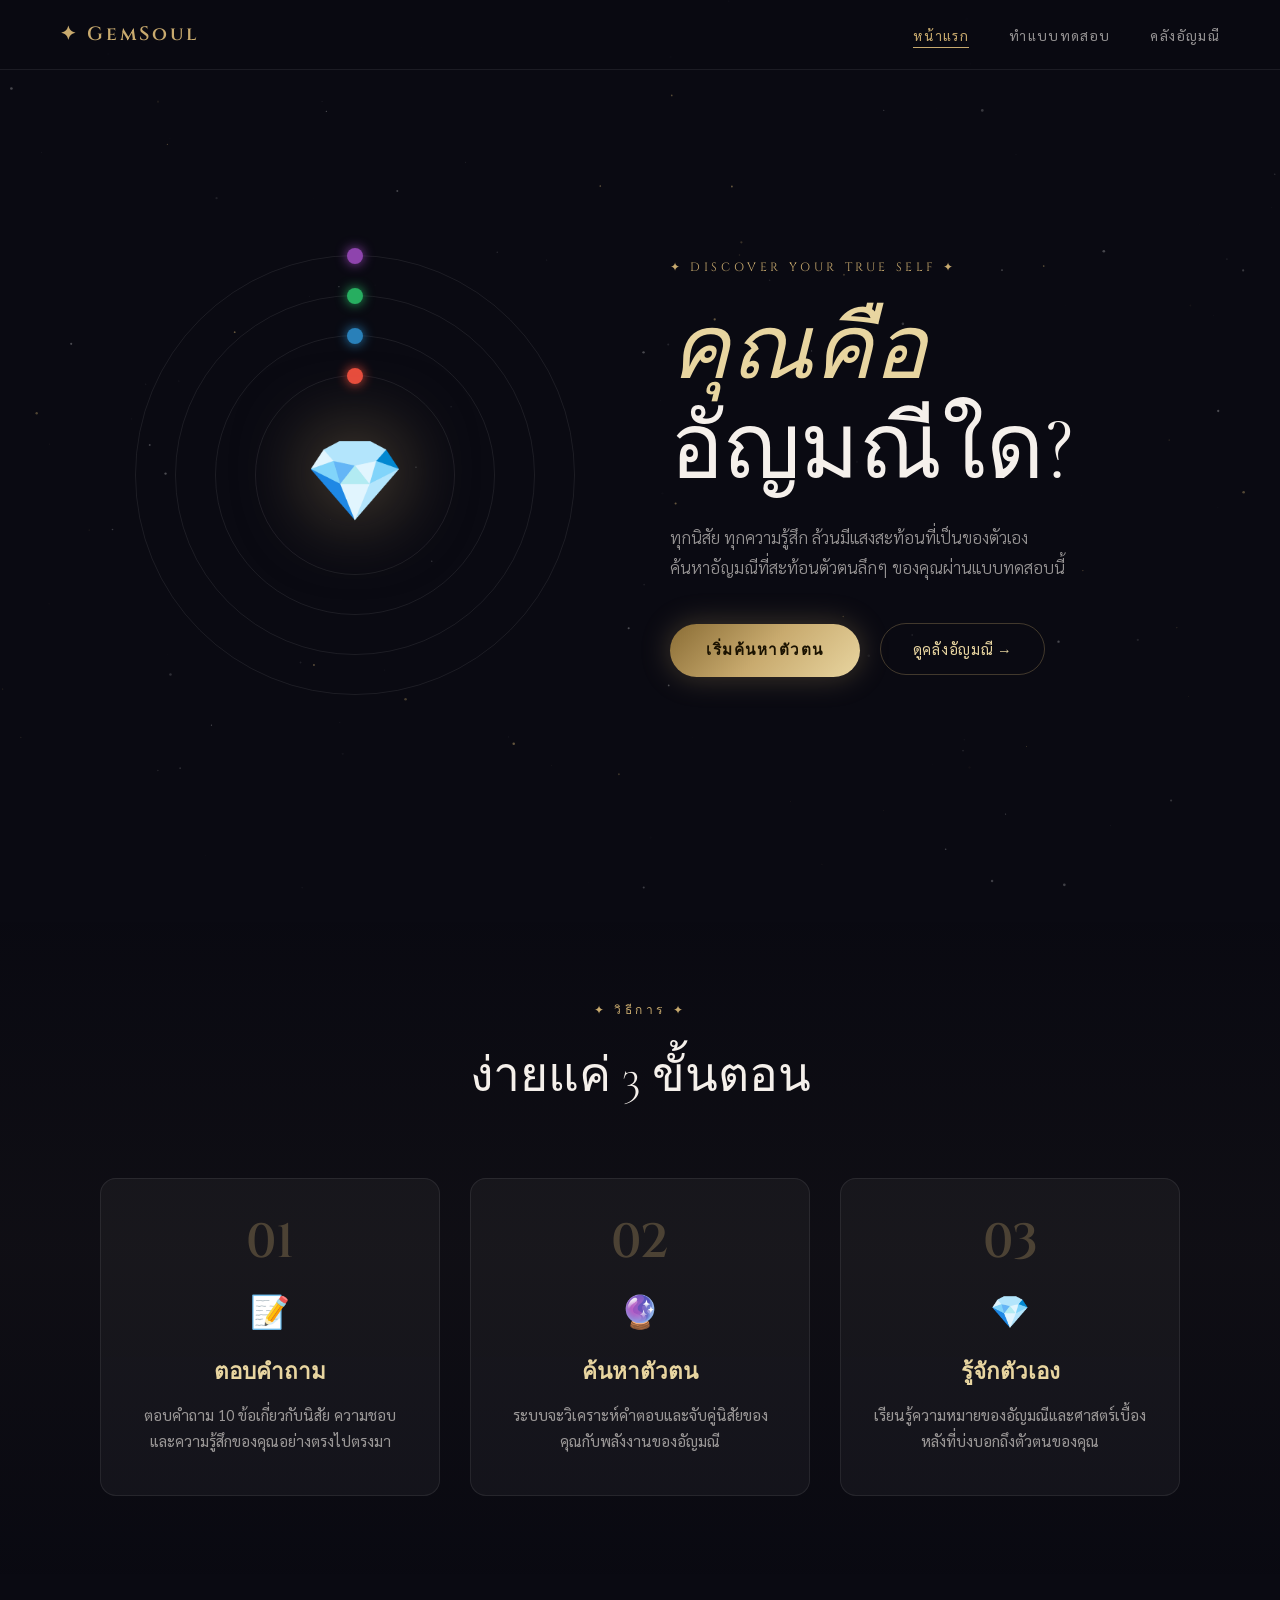
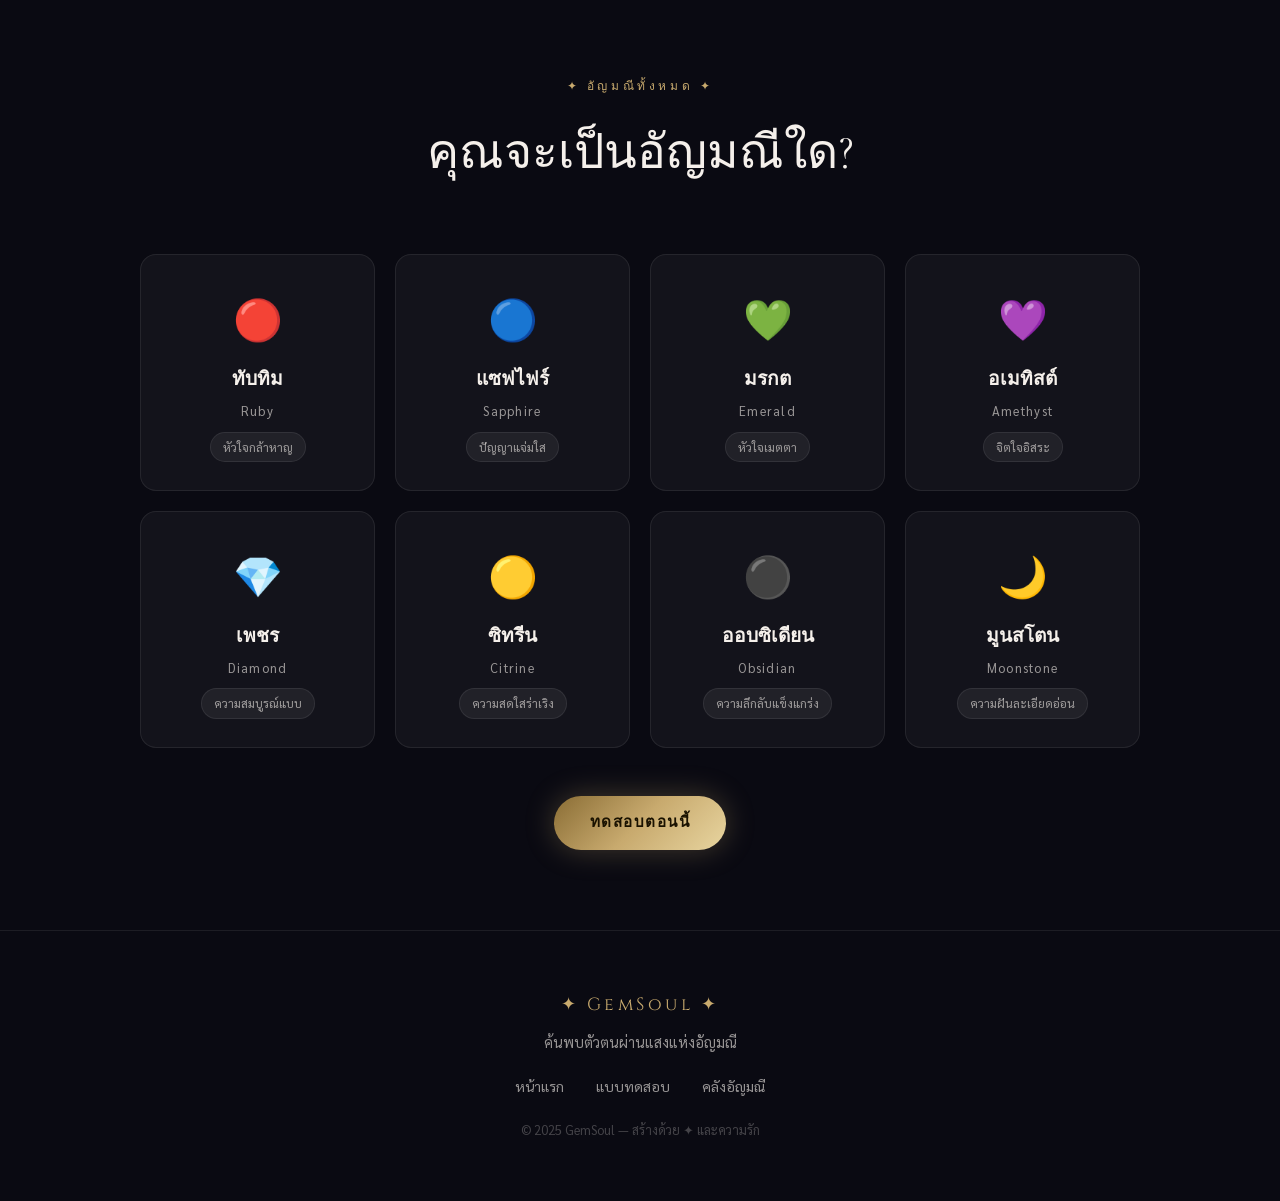
<file: index.html>
<!DOCTYPE html>
<html lang="th">
<head>
  <meta charset="UTF-8" />
  <meta name="viewport" content="width=device-width, initial-scale=1.0"/>
  <title>GemSoul — ค้นหาอัญมณีในตัวคุณ</title>
  <link rel="preconnect" href="https://fonts.googleapis.com">
  <link href="https://fonts.googleapis.com/css2?family=Cormorant+Garamond:ital,wght@0,300;0,400;0,600;1,300;1,400&family=Cinzel:wght@400;600&family=Sarabun:wght@300;400;500&display=swap" rel="stylesheet">
  <link rel="stylesheet" href="css/style.css">
</head>
<body class="home-page">

  <!-- Starfield BG -->
  <canvas id="starfield"></canvas>

  <!-- Nav -->
  <nav class="navbar">
    <div class="nav-logo">✦ GemSoul</div>
    <ul class="nav-links">
      <li><a href="index.html" class="active">หน้าแรก</a></li>
      <li><a href="quiz.html">ทำแบบทดสอบ</a></li>
      <li><a href="gems.html">คลังอัญมณี</a></li>
    </ul>
    <button class="nav-toggle" onclick="toggleNav()">☰</button>
  </nav>

  <!-- Hero Section -->
  <section class="hero">
    <div class="hero-gem-ring">
      <div class="orbit orbit-1"><div class="orb orb-ruby"></div></div>
      <div class="orbit orbit-2"><div class="orb orb-sapphire"></div></div>
      <div class="orbit orbit-3"><div class="orb orb-emerald"></div></div>
      <div class="orbit orbit-4"><div class="orb orb-amethyst"></div></div>
      <div class="center-gem">💎</div>
    </div>

    <div class="hero-content">
      <p class="hero-eyebrow">✦ DISCOVER YOUR TRUE SELF ✦</p>
      <h1 class="hero-title">
        <em>คุณคือ</em><br>
        อัญมณีใด?
      </h1>
      <p class="hero-desc">
        ทุกนิสัย ทุกความรู้สึก ล้วนมีแสงสะท้อนที่เป็นของตัวเอง<br>
        ค้นหาอัญมณีที่สะท้อนตัวตนลึกๆ ของคุณผ่านแบบทดสอบนี้
      </p>
      <a href="quiz.html" class="btn-primary">
        <span>เริ่มค้นหาตัวตน</span>
        <div class="btn-shine"></div>
      </a>
      <a href="gems.html" class="btn-ghost">ดูคลังอัญมณี →</a>
    </div>
  </section>

  <!-- How it works -->
  <section class="how-section">
    <div class="section-header">
      <p class="section-label">✦ วิธีการ ✦</p>
      <h2>ง่ายแค่ 3 ขั้นตอน</h2>
    </div>
    <div class="steps-grid">
      <div class="step-card">
        <div class="step-num">01</div>
        <div class="step-icon">📝</div>
        <h3>ตอบคำถาม</h3>
        <p>ตอบคำถาม 10 ข้อเกี่ยวกับนิสัย ความชอบ และความรู้สึกของคุณอย่างตรงไปตรงมา</p>
      </div>
      <div class="step-card">
        <div class="step-num">02</div>
        <div class="step-icon">🔮</div>
        <h3>ค้นหาตัวตน</h3>
        <p>ระบบจะวิเคราะห์คำตอบและจับคู่นิสัยของคุณกับพลังงานของอัญมณี</p>
      </div>
      <div class="step-card">
        <div class="step-num">03</div>
        <div class="step-icon">💎</div>
        <h3>รู้จักตัวเอง</h3>
        <p>เรียนรู้ความหมายของอัญมณีและศาสตร์เบื้องหลังที่บ่งบอกถึงตัวตนของคุณ</p>
      </div>
    </div>
  </section>

  <!-- Gem Preview -->
  <section class="preview-section">
    <div class="section-header">
      <p class="section-label">✦ อัญมณีทั้งหมด ✦</p>
      <h2>คุณจะเป็นอัญมณีใด?</h2>
    </div>
    <div class="gems-preview-grid">
      <a href="gems.html#ruby" class="gem-preview-card" style="--glow:#e74c3c">
        <div class="gem-emoji">🔴</div>
        <h4>ทับทิม</h4>
        <p>Ruby</p>
        <span class="gem-trait">หัวใจกล้าหาญ</span>
      </a>
      <a href="gems.html#sapphire" class="gem-preview-card" style="--glow:#2980b9">
        <div class="gem-emoji">🔵</div>
        <h4>แซฟไฟร์</h4>
        <p>Sapphire</p>
        <span class="gem-trait">ปัญญาแจ่มใส</span>
      </a>
      <a href="gems.html#emerald" class="gem-preview-card" style="--glow:#27ae60">
        <div class="gem-emoji">💚</div>
        <h4>มรกต</h4>
        <p>Emerald</p>
        <span class="gem-trait">หัวใจเมตตา</span>
      </a>
      <a href="gems.html#amethyst" class="gem-preview-card" style="--glow:#8e44ad">
        <div class="gem-emoji">💜</div>
        <h4>อเมทิสต์</h4>
        <p>Amethyst</p>
        <span class="gem-trait">จิตใจอิสระ</span>
      </a>
      <a href="gems.html#diamond" class="gem-preview-card" style="--glow:#b2bec3">
        <div class="gem-emoji">💎</div>
        <h4>เพชร</h4>
        <p>Diamond</p>
        <span class="gem-trait">ความสมบูรณ์แบบ</span>
      </a>
      <a href="gems.html#citrine" class="gem-preview-card" style="--glow:#f39c12">
        <div class="gem-emoji">🟡</div>
        <h4>ซิทรีน</h4>
        <p>Citrine</p>
        <span class="gem-trait">ความสดใสร่าเริง</span>
      </a>
      <a href="gems.html#obsidian" class="gem-preview-card" style="--glow:#2d3436">
        <div class="gem-emoji">⚫</div>
        <h4>ออบซิเดียน</h4>
        <p>Obsidian</p>
        <span class="gem-trait">ความลึกลับแข็งแกร่ง</span>
      </a>
      <a href="gems.html#moonstone" class="gem-preview-card" style="--glow:#a29bfe">
        <div class="gem-emoji">🌙</div>
        <h4>มูนสโตน</h4>
        <p>Moonstone</p>
        <span class="gem-trait">ความฝันละเอียดอ่อน</span>
      </a>
    </div>
    <div class="preview-cta">
      <a href="quiz.html" class="btn-primary">ทดสอบตอนนี้</a>
    </div>
  </section>

  <!-- Footer -->
  <footer class="footer">
    <div class="footer-gem">✦ GemSoul ✦</div>
    <p>ค้นพบตัวตนผ่านแสงแห่งอัญมณี</p>
    <div class="footer-links">
      <a href="index.html">หน้าแรก</a>
      <a href="quiz.html">แบบทดสอบ</a>
      <a href="gems.html">คลังอัญมณี</a>
    </div>
    <p class="footer-copy">© 2025 GemSoul — สร้างด้วย ✦ และความรัก</p>
  </footer>

  <script src="js/starfield.js"></script>
  <script src="js/nav.js"></script>
</body>
</html>
</file>
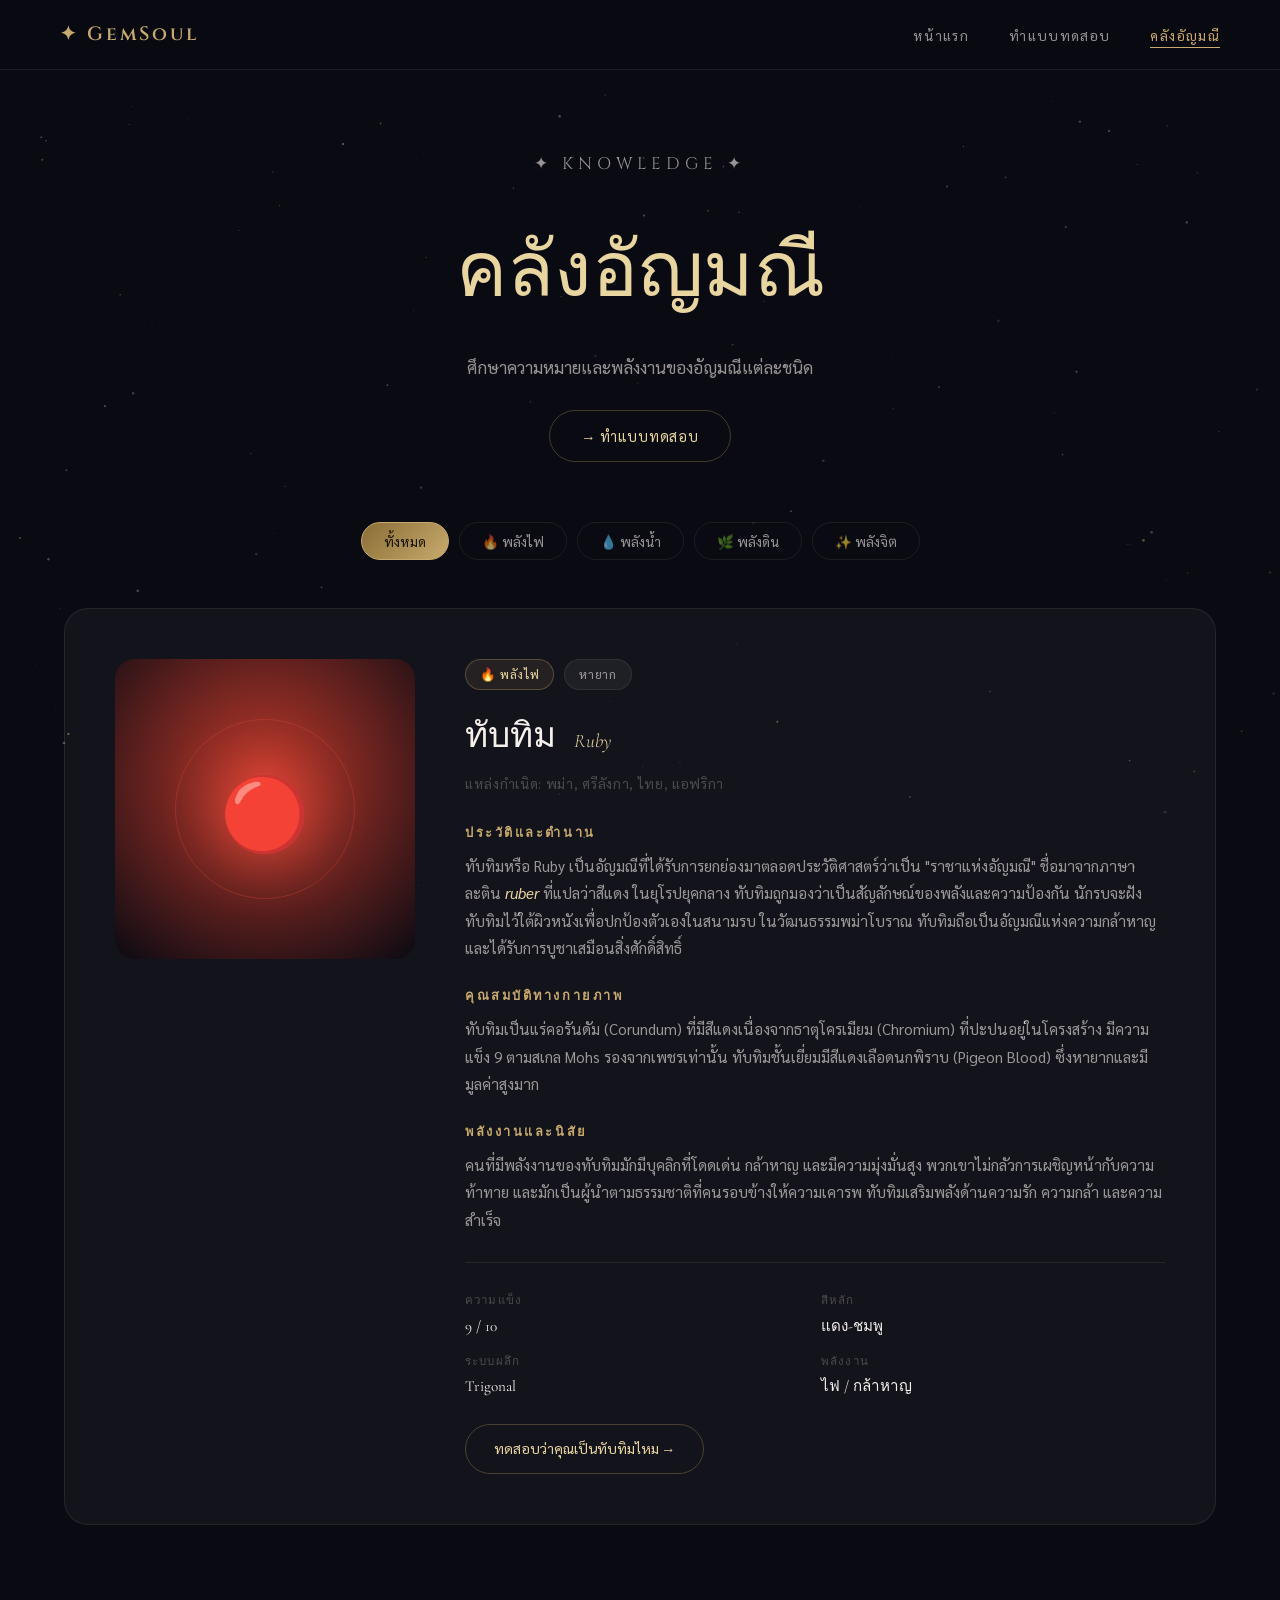
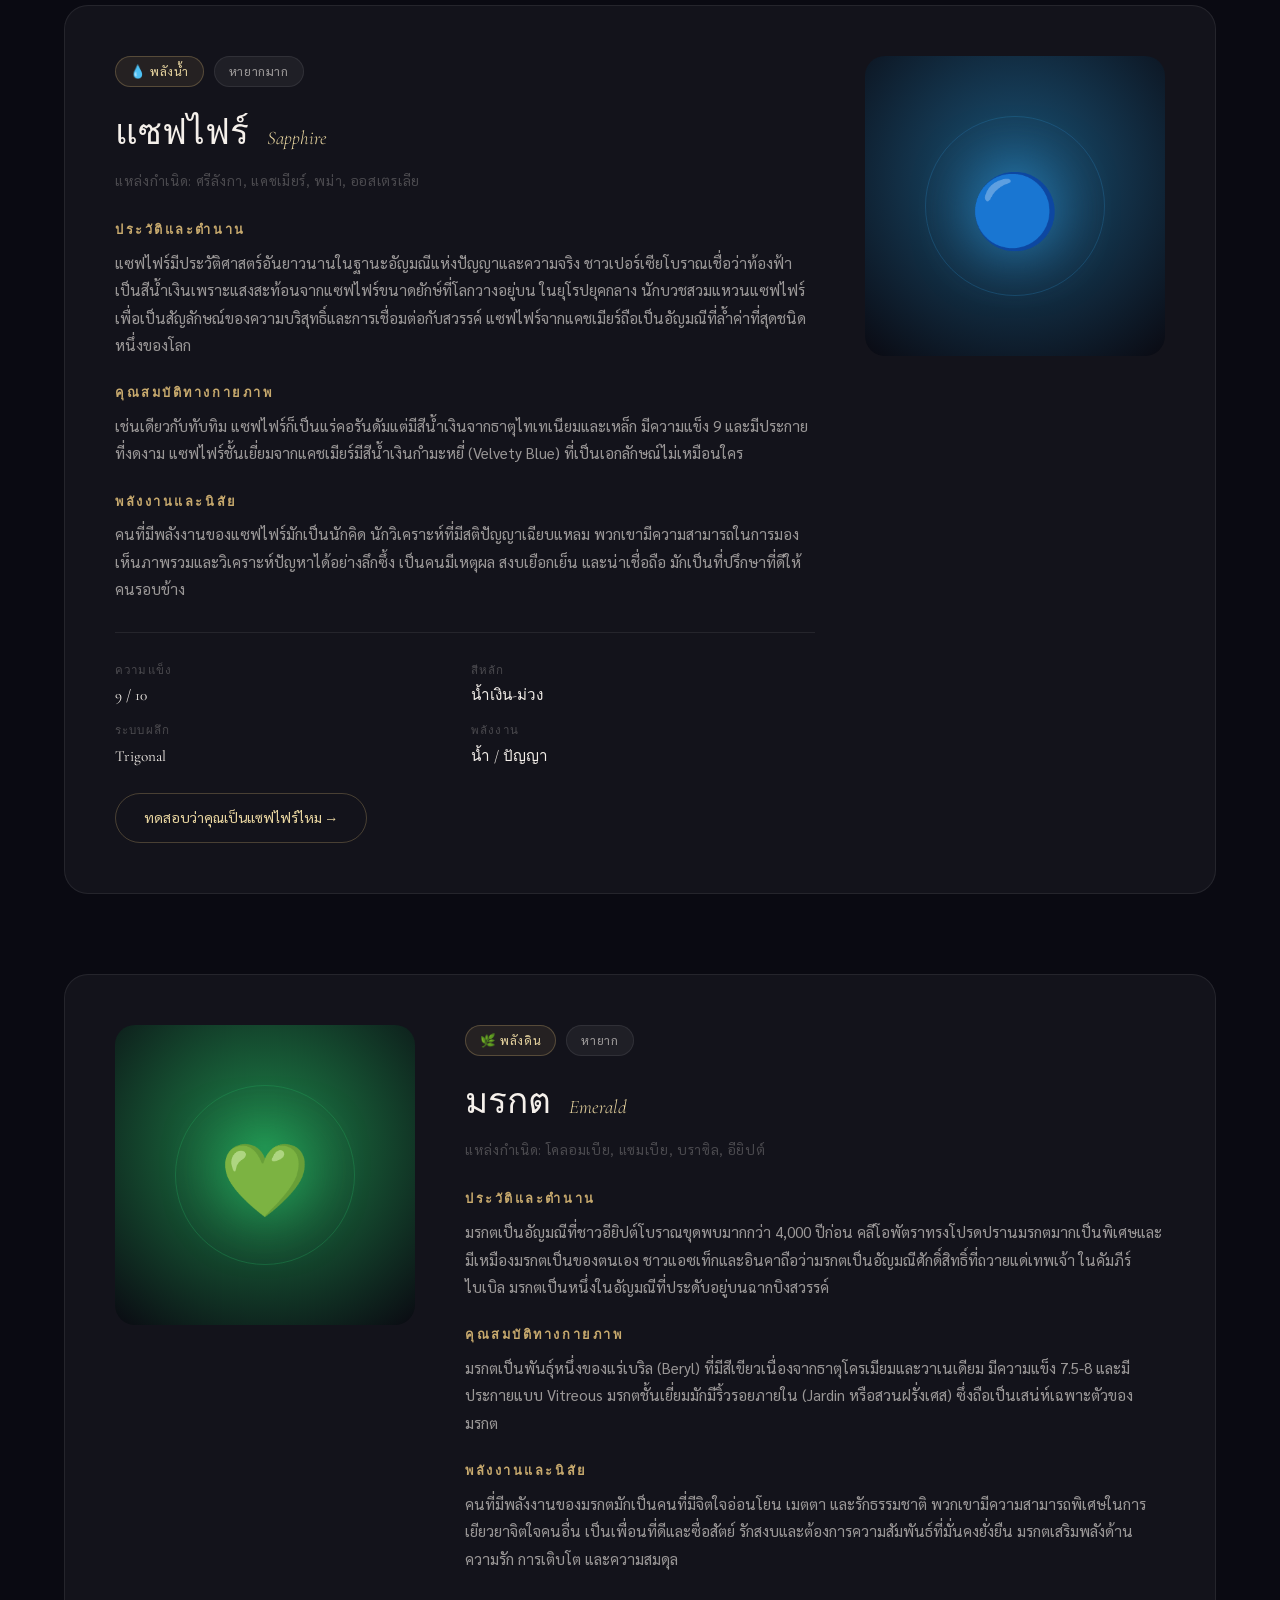
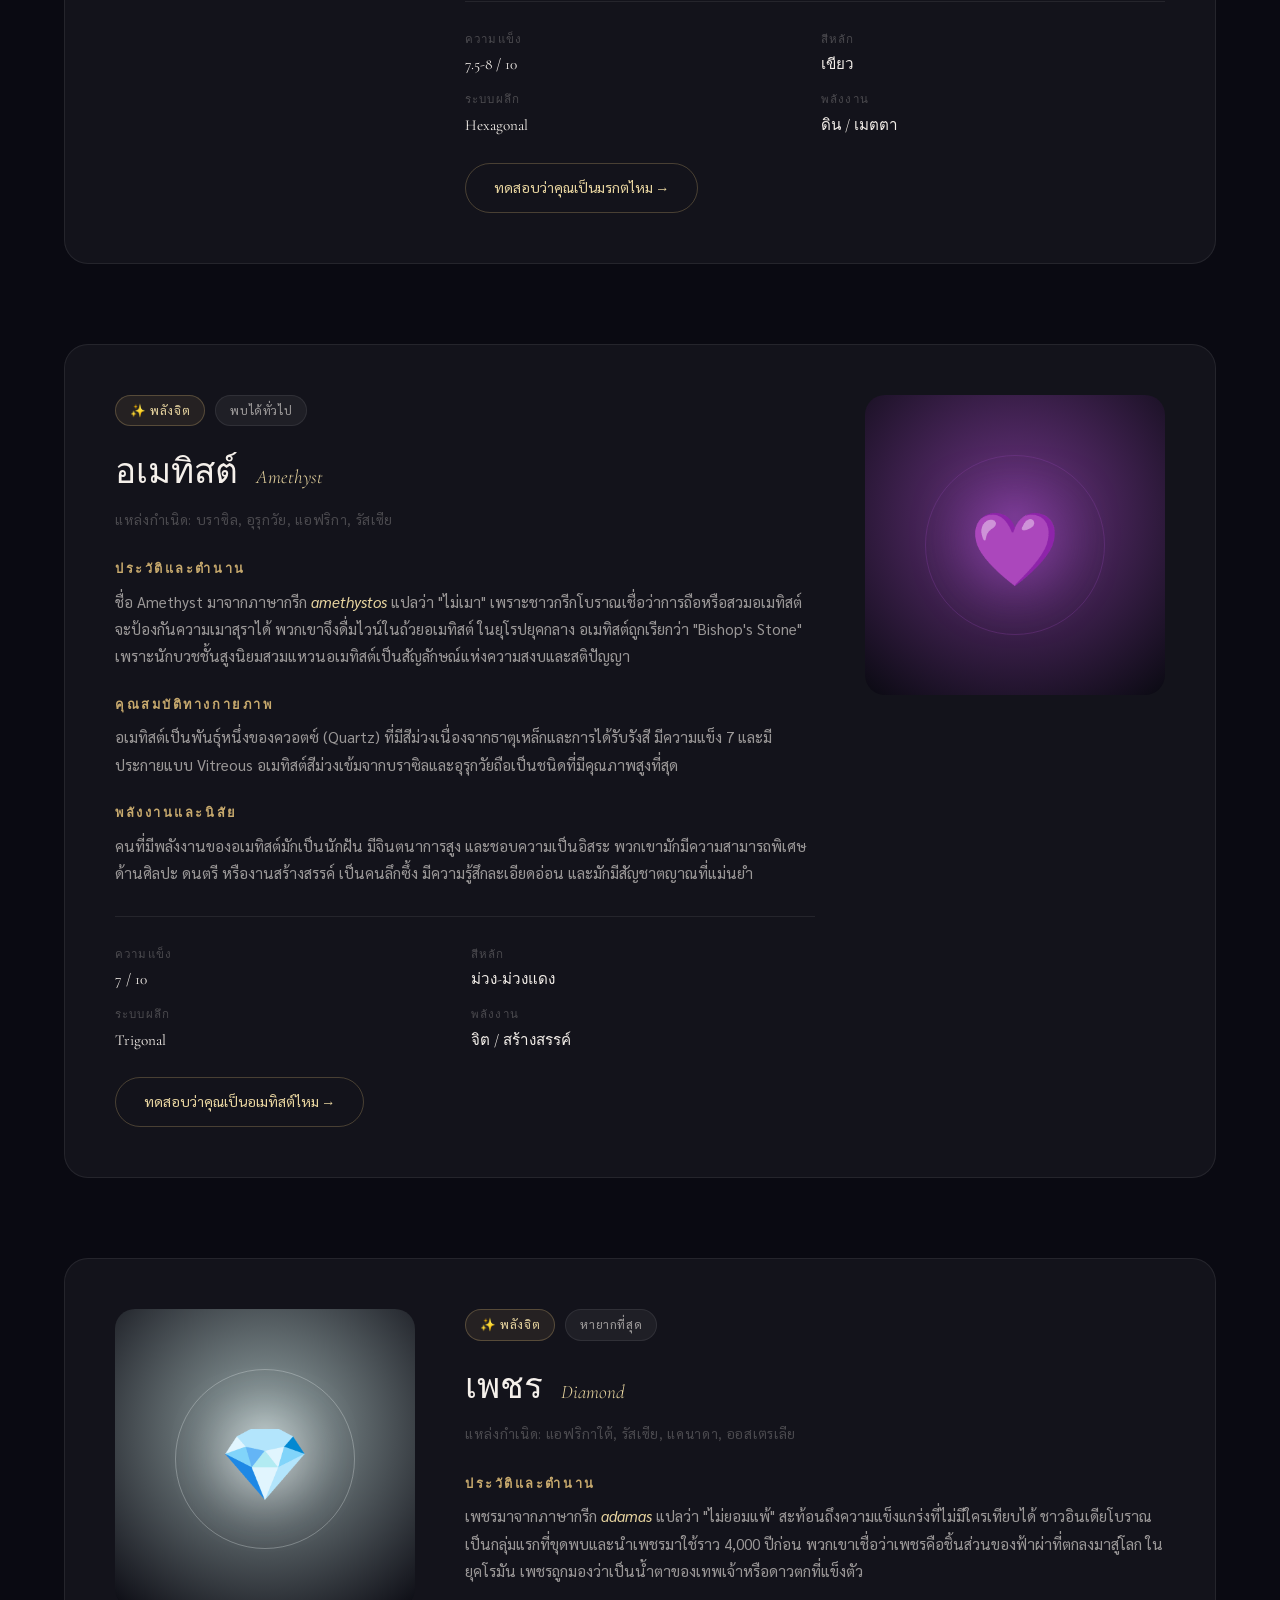
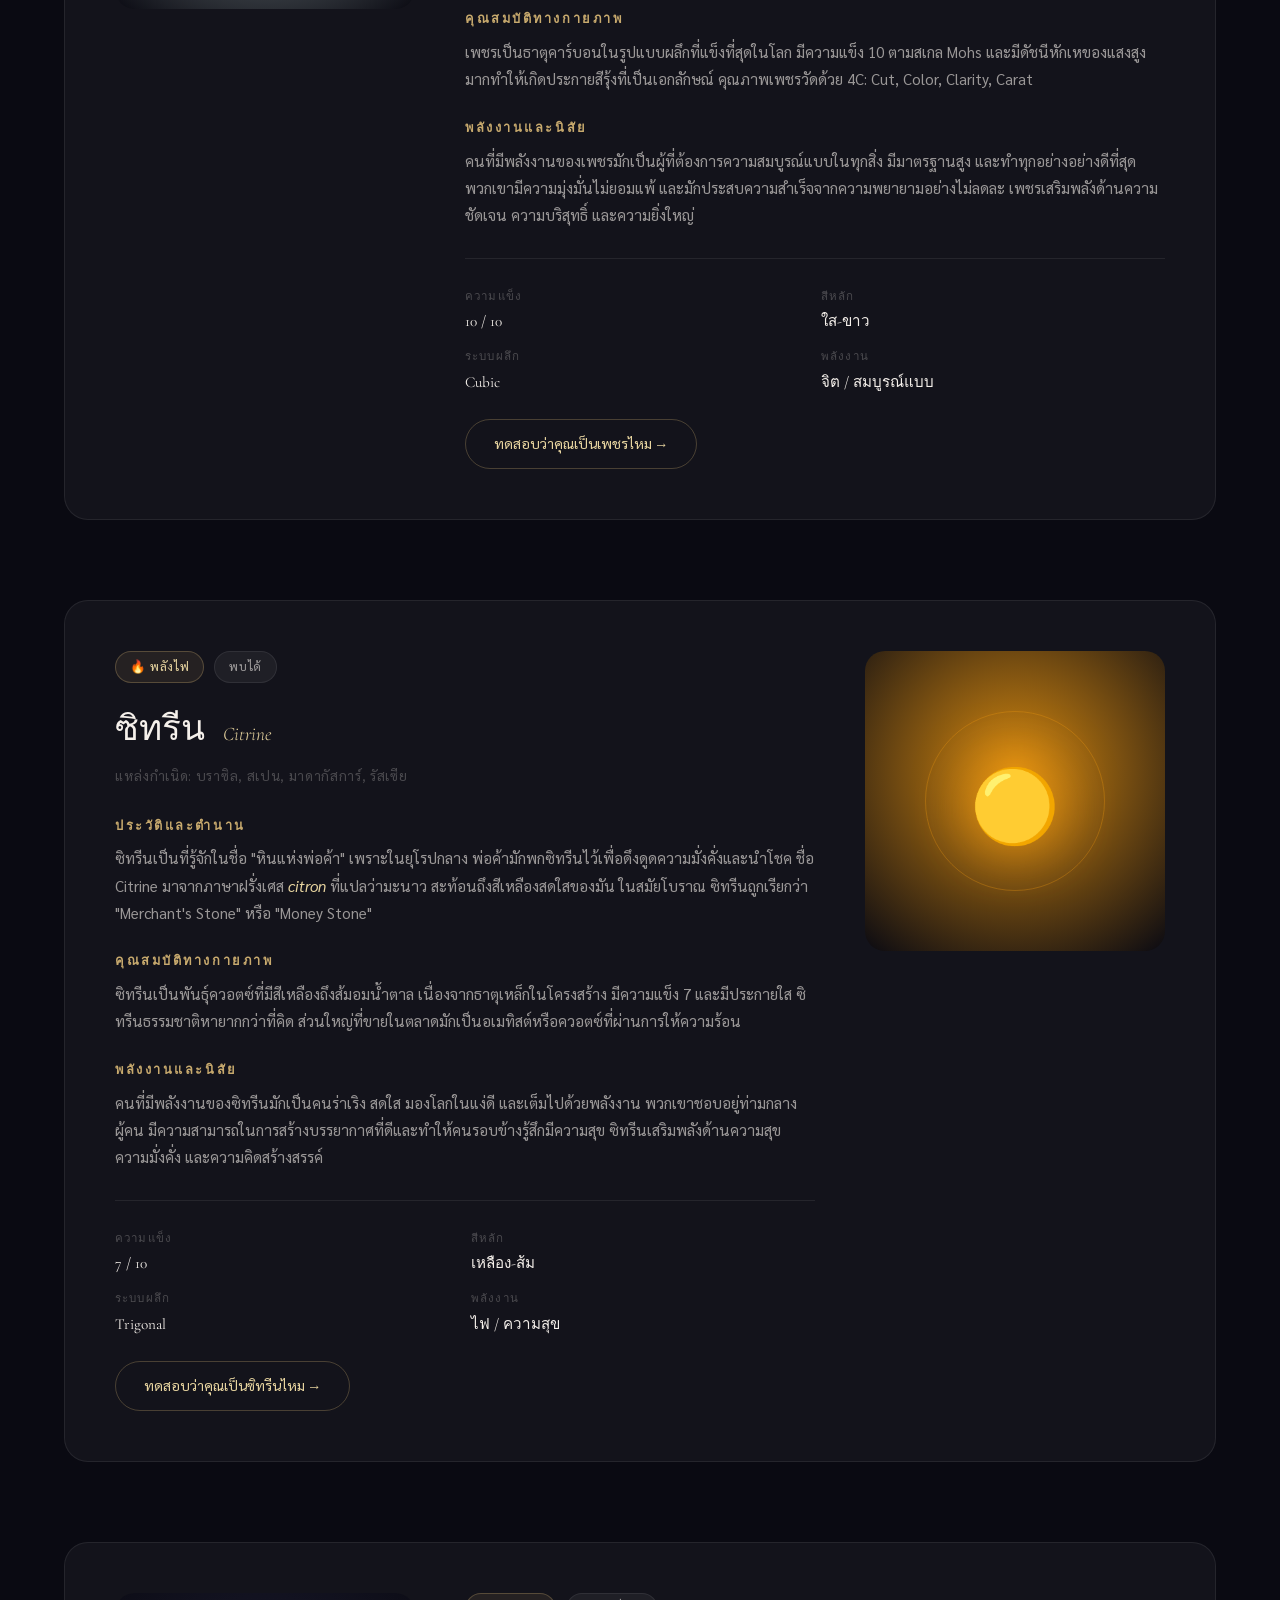
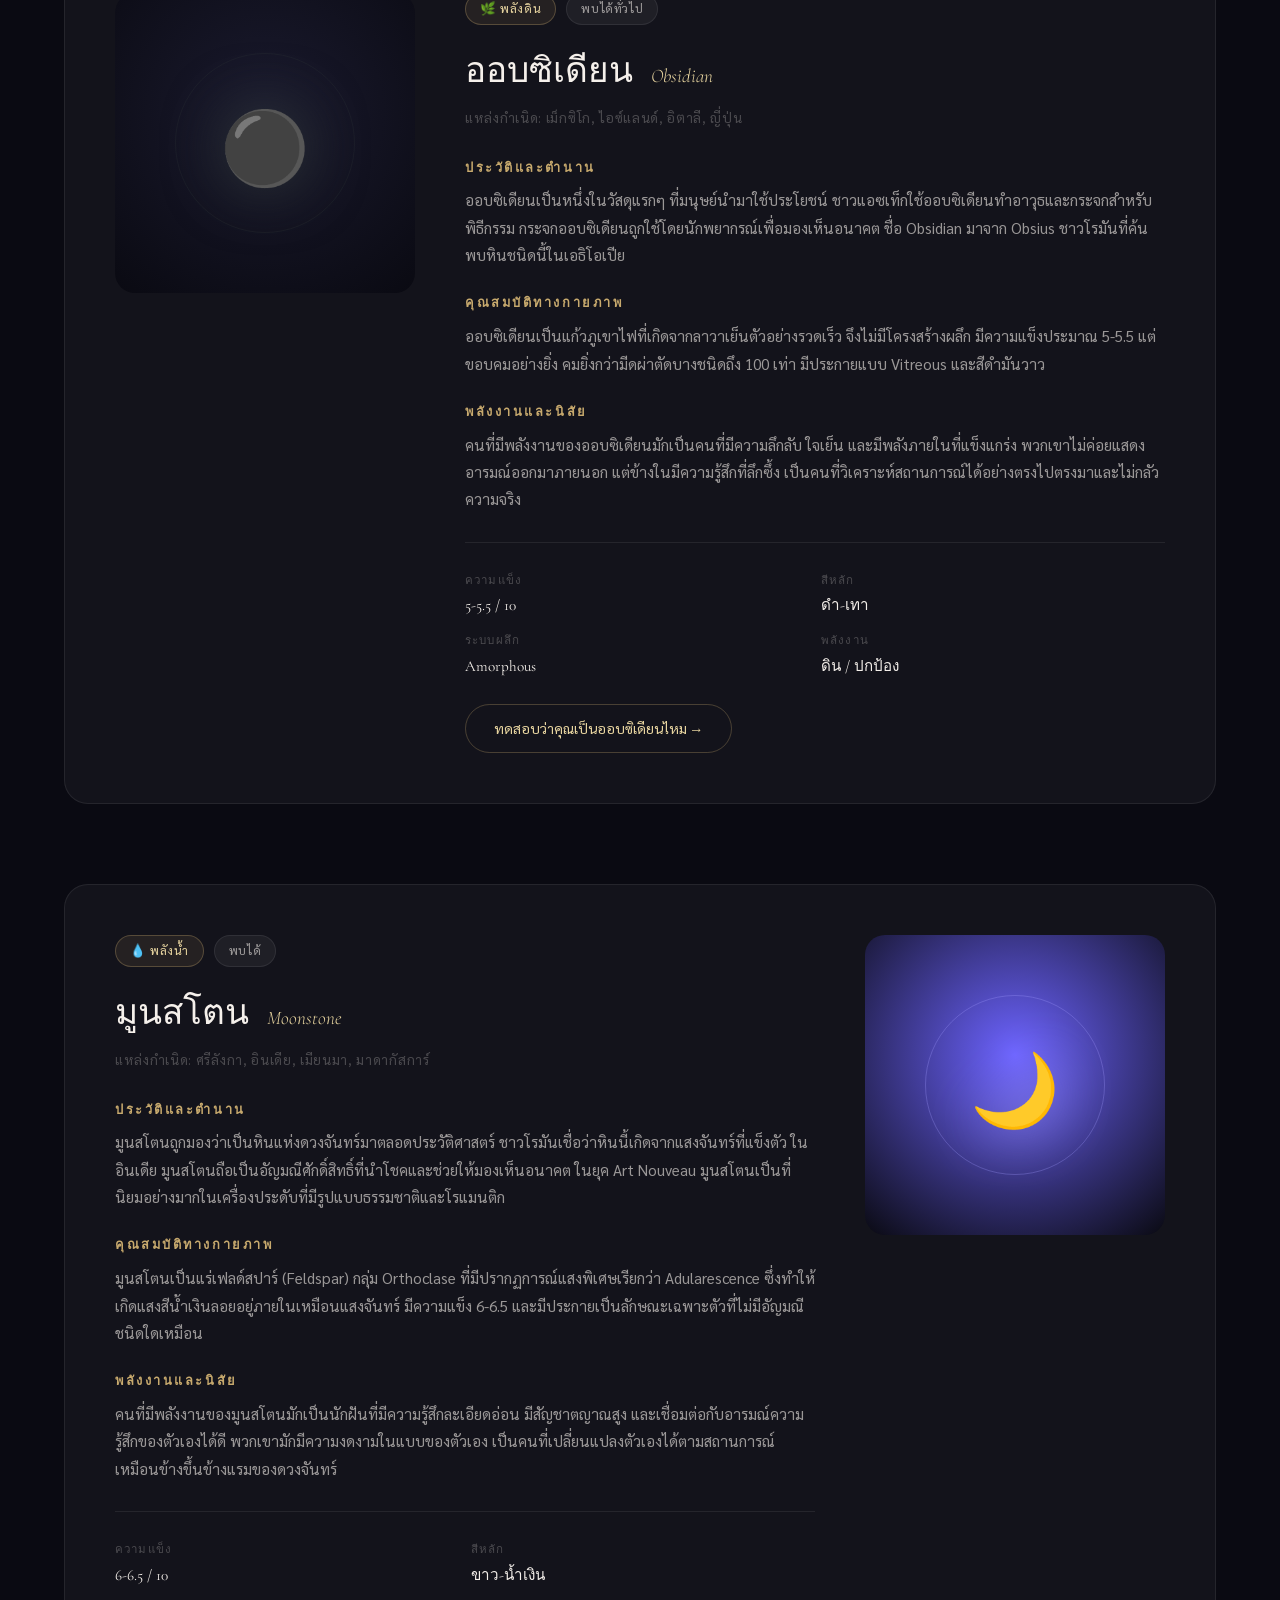
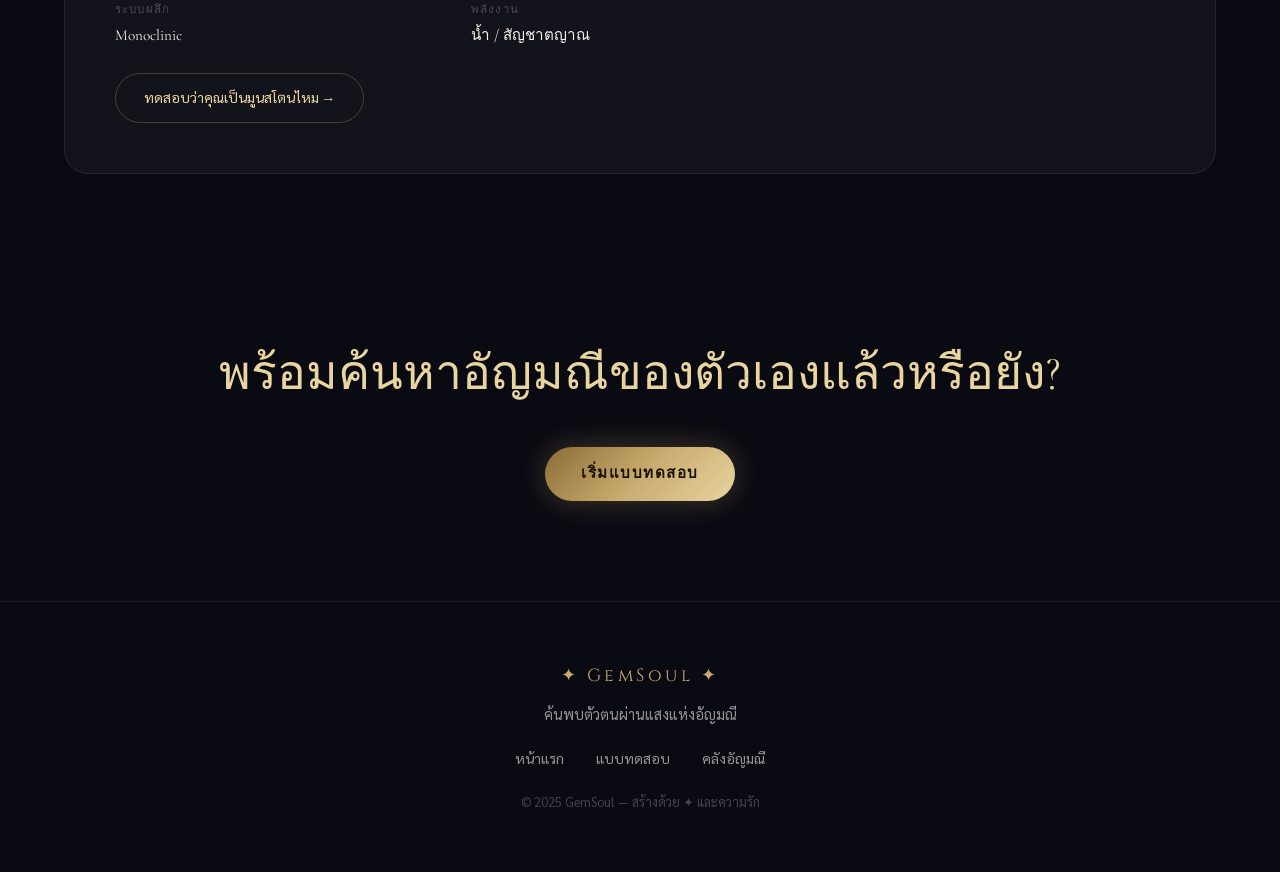
<file: gems.html>
<!DOCTYPE html>
<html lang="th">
<head>
  <meta charset="UTF-8" />
  <meta name="viewport" content="width=device-width, initial-scale=1.0"/>
  <title>คลังอัญมณี — GemSoul</title>
  <link rel="preconnect" href="https://fonts.googleapis.com">
  <link href="https://fonts.googleapis.com/css2?family=Cormorant+Garamond:ital,wght@0,300;0,400;0,600;1,300;1,400&family=Cinzel:wght@400;600&family=Sarabun:wght@300;400;500&display=swap" rel="stylesheet">
  <link rel="stylesheet" href="css/style.css">
</head>
<body class="gems-page">

  <canvas id="starfield"></canvas>

  <nav class="navbar">
    <div class="nav-logo">✦ GemSoul</div>
    <ul class="nav-links">
      <li><a href="index.html">หน้าแรก</a></li>
      <li><a href="quiz.html">ทำแบบทดสอบ</a></li>
      <li><a href="gems.html" class="active">คลังอัญมณี</a></li>
    </ul>
    <button class="nav-toggle" onclick="toggleNav()">☰</button>
  </nav>

  <div class="page-hero gems-hero">
    <p class="section-label">✦ KNOWLEDGE ✦</p>
    <h1>คลังอัญมณี</h1>
    <p>ศึกษาความหมายและพลังงานของอัญมณีแต่ละชนิด</p>
    <a href="quiz.html" class="btn-ghost">→ ทำแบบทดสอบ</a>
  </div>

  <!-- Filter Bar -->
  <div class="filter-bar">
    <button class="filter-btn active" onclick="filterGems('all', this)">ทั้งหมด</button>
    <button class="filter-btn" onclick="filterGems('fire', this)">🔥 พลังไฟ</button>
    <button class="filter-btn" onclick="filterGems('water', this)">💧 พลังน้ำ</button>
    <button class="filter-btn" onclick="filterGems('earth', this)">🌿 พลังดิน</button>
    <button class="filter-btn" onclick="filterGems('spirit', this)">✨ พลังจิต</button>
  </div>

  <!-- Gems Grid -->
  <section class="gems-encyclopedia">

    <div class="gem-article" id="ruby" data-element="fire">
      <div class="gem-art" style="--c1:#c0392b;--c2:#e74c3c">
        <div class="gem-crystal">🔴</div>
        <div class="gem-glow-ring"></div>
      </div>
      <div class="gem-info">
        <div class="gem-badges">
          <span class="badge-element">🔥 พลังไฟ</span>
          <span class="badge-rarity">หายาก</span>
        </div>
        <h2 class="gem-title">ทับทิม <em>Ruby</em></h2>
        <p class="gem-origin">แหล่งกำเนิด: พม่า, ศรีลังกา, ไทย, แอฟริกา</p>
        <div class="gem-desc-block">
          <h3>ประวัติและตำนาน</h3>
          <p>ทับทิมหรือ Ruby เป็นอัญมณีที่ได้รับการยกย่องมาตลอดประวัติศาสตร์ว่าเป็น "ราชาแห่งอัญมณี" ชื่อมาจากภาษาละติน <em>ruber</em> ที่แปลว่าสีแดง ในยุโรปยุคกลาง ทับทิมถูกมองว่าเป็นสัญลักษณ์ของพลังและความป้องกัน นักรบจะฝังทับทิมไว้ใต้ผิวหนังเพื่อปกป้องตัวเองในสนามรบ ในวัฒนธรรมพม่าโบราณ ทับทิมถือเป็นอัญมณีแห่งความกล้าหาญและได้รับการบูชาเสมือนสิ่งศักดิ์สิทธิ์</p>
          <h3>คุณสมบัติทางกายภาพ</h3>
          <p>ทับทิมเป็นแร่คอรันดัม (Corundum) ที่มีสีแดงเนื่องจากธาตุโครเมียม (Chromium) ที่ปะปนอยู่ในโครงสร้าง มีความแข็ง 9 ตามสเกล Mohs รองจากเพชรเท่านั้น ทับทิมชั้นเยี่ยมมีสีแดงเลือดนกพิราบ (Pigeon Blood) ซึ่งหายากและมีมูลค่าสูงมาก</p>
          <h3>พลังงานและนิสัย</h3>
          <p>คนที่มีพลังงานของทับทิมมักมีบุคลิกที่โดดเด่น กล้าหาญ และมีความมุ่งมั่นสูง พวกเขาไม่กลัวการเผชิญหน้ากับความท้าทาย และมักเป็นผู้นำตามธรรมชาติที่คนรอบข้างให้ความเคารพ ทับทิมเสริมพลังด้านความรัก ความกล้า และความสำเร็จ</p>
        </div>
        <div class="gem-facts">
          <div class="fact"><span class="fact-label">ความแข็ง</span><span class="fact-val">9 / 10</span></div>
          <div class="fact"><span class="fact-label">สีหลัก</span><span class="fact-val">แดง-ชมพู</span></div>
          <div class="fact"><span class="fact-label">ระบบผลึก</span><span class="fact-val">Trigonal</span></div>
          <div class="fact"><span class="fact-label">พลังงาน</span><span class="fact-val">ไฟ / กล้าหาญ</span></div>
        </div>
        <a href="quiz.html" class="btn-gem-cta">ทดสอบว่าคุณเป็นทับทิมไหม →</a>
      </div>
    </div>

    <div class="gem-article" id="sapphire" data-element="water">
      <div class="gem-art" style="--c1:#1a5276;--c2:#2980b9">
        <div class="gem-crystal">🔵</div>
        <div class="gem-glow-ring"></div>
      </div>
      <div class="gem-info">
        <div class="gem-badges">
          <span class="badge-element">💧 พลังน้ำ</span>
          <span class="badge-rarity">หายากมาก</span>
        </div>
        <h2 class="gem-title">แซฟไฟร์ <em>Sapphire</em></h2>
        <p class="gem-origin">แหล่งกำเนิด: ศรีลังกา, แคชเมียร์, พม่า, ออสเตรเลีย</p>
        <div class="gem-desc-block">
          <h3>ประวัติและตำนาน</h3>
          <p>แซฟไฟร์มีประวัติศาสตร์อันยาวนานในฐานะอัญมณีแห่งปัญญาและความจริง ชาวเปอร์เซียโบราณเชื่อว่าท้องฟ้าเป็นสีน้ำเงินเพราะแสงสะท้อนจากแซฟไฟร์ขนาดยักษ์ที่โลกวางอยู่บน ในยุโรปยุคกลาง นักบวชสวมแหวนแซฟไฟร์เพื่อเป็นสัญลักษณ์ของความบริสุทธิ์และการเชื่อมต่อกับสวรรค์ แซฟไฟร์จากแคชเมียร์ถือเป็นอัญมณีที่ล้ำค่าที่สุดชนิดหนึ่งของโลก</p>
          <h3>คุณสมบัติทางกายภาพ</h3>
          <p>เช่นเดียวกับทับทิม แซฟไฟร์ก็เป็นแร่คอรันดัมแต่มีสีน้ำเงินจากธาตุไทเทเนียมและเหล็ก มีความแข็ง 9 และมีประกายที่งดงาม แซฟไฟร์ชั้นเยี่ยมจากแคชเมียร์มีสีน้ำเงินกำมะหยี่ (Velvety Blue) ที่เป็นเอกลักษณ์ไม่เหมือนใคร</p>
          <h3>พลังงานและนิสัย</h3>
          <p>คนที่มีพลังงานของแซฟไฟร์มักเป็นนักคิด นักวิเคราะห์ที่มีสติปัญญาเฉียบแหลม พวกเขามีความสามารถในการมองเห็นภาพรวมและวิเคราะห์ปัญหาได้อย่างลึกซึ้ง เป็นคนมีเหตุผล สงบเยือกเย็น และน่าเชื่อถือ มักเป็นที่ปรึกษาที่ดีให้คนรอบข้าง</p>
        </div>
        <div class="gem-facts">
          <div class="fact"><span class="fact-label">ความแข็ง</span><span class="fact-val">9 / 10</span></div>
          <div class="fact"><span class="fact-label">สีหลัก</span><span class="fact-val">น้ำเงิน-ม่วง</span></div>
          <div class="fact"><span class="fact-label">ระบบผลึก</span><span class="fact-val">Trigonal</span></div>
          <div class="fact"><span class="fact-label">พลังงาน</span><span class="fact-val">น้ำ / ปัญญา</span></div>
        </div>
        <a href="quiz.html" class="btn-gem-cta">ทดสอบว่าคุณเป็นแซฟไฟร์ไหม →</a>
      </div>
    </div>

    <div class="gem-article" id="emerald" data-element="earth">
      <div class="gem-art" style="--c1:#1e8449;--c2:#27ae60">
        <div class="gem-crystal">💚</div>
        <div class="gem-glow-ring"></div>
      </div>
      <div class="gem-info">
        <div class="gem-badges">
          <span class="badge-element">🌿 พลังดิน</span>
          <span class="badge-rarity">หายาก</span>
        </div>
        <h2 class="gem-title">มรกต <em>Emerald</em></h2>
        <p class="gem-origin">แหล่งกำเนิด: โคลอมเบีย, แซมเบีย, บราซิล, อียิปต์</p>
        <div class="gem-desc-block">
          <h3>ประวัติและตำนาน</h3>
          <p>มรกตเป็นอัญมณีที่ชาวอียิปต์โบราณขุดพบมากกว่า 4,000 ปีก่อน คลีโอพัตราทรงโปรดปรานมรกตมากเป็นพิเศษและมีเหมืองมรกตเป็นของตนเอง ชาวแอซเท็กและอินคาถือว่ามรกตเป็นอัญมณีศักดิ์สิทธิ์ที่ถวายแด่เทพเจ้า ในคัมภีร์ไบเบิล มรกตเป็นหนึ่งในอัญมณีที่ประดับอยู่บนฉากบิงสวรรค์</p>
          <h3>คุณสมบัติทางกายภาพ</h3>
          <p>มรกตเป็นพันธุ์หนึ่งของแร่เบริล (Beryl) ที่มีสีเขียวเนื่องจากธาตุโครเมียมและวาเนเดียม มีความแข็ง 7.5-8 และมีประกายแบบ Vitreous มรกตชั้นเยี่ยมมักมีริ้วรอยภายใน (Jardin หรือสวนฝรั่งเศส) ซึ่งถือเป็นเสน่ห์เฉพาะตัวของมรกต</p>
          <h3>พลังงานและนิสัย</h3>
          <p>คนที่มีพลังงานของมรกตมักเป็นคนที่มีจิตใจอ่อนโยน เมตตา และรักธรรมชาติ พวกเขามีความสามารถพิเศษในการเยียวยาจิตใจคนอื่น เป็นเพื่อนที่ดีและซื่อสัตย์ รักสงบและต้องการความสัมพันธ์ที่มั่นคงยั่งยืน มรกตเสริมพลังด้านความรัก การเติบโต และความสมดุล</p>
        </div>
        <div class="gem-facts">
          <div class="fact"><span class="fact-label">ความแข็ง</span><span class="fact-val">7.5-8 / 10</span></div>
          <div class="fact"><span class="fact-label">สีหลัก</span><span class="fact-val">เขียว</span></div>
          <div class="fact"><span class="fact-label">ระบบผลึก</span><span class="fact-val">Hexagonal</span></div>
          <div class="fact"><span class="fact-label">พลังงาน</span><span class="fact-val">ดิน / เมตตา</span></div>
        </div>
        <a href="quiz.html" class="btn-gem-cta">ทดสอบว่าคุณเป็นมรกตไหม →</a>
      </div>
    </div>

    <div class="gem-article" id="amethyst" data-element="spirit">
      <div class="gem-art" style="--c1:#6c3483;--c2:#8e44ad">
        <div class="gem-crystal">💜</div>
        <div class="gem-glow-ring"></div>
      </div>
      <div class="gem-info">
        <div class="gem-badges">
          <span class="badge-element">✨ พลังจิต</span>
          <span class="badge-rarity">พบได้ทั่วไป</span>
        </div>
        <h2 class="gem-title">อเมทิสต์ <em>Amethyst</em></h2>
        <p class="gem-origin">แหล่งกำเนิด: บราซิล, อุรุกวัย, แอฟริกา, รัสเซีย</p>
        <div class="gem-desc-block">
          <h3>ประวัติและตำนาน</h3>
          <p>ชื่อ Amethyst มาจากภาษากรีก <em>amethystos</em> แปลว่า "ไม่เมา" เพราะชาวกรีกโบราณเชื่อว่าการถือหรือสวมอเมทิสต์จะป้องกันความเมาสุราได้ พวกเขาจึงดื่มไวน์ในถ้วยอเมทิสต์ ในยุโรปยุคกลาง อเมทิสต์ถูกเรียกว่า "Bishop's Stone" เพราะนักบวชชั้นสูงนิยมสวมแหวนอเมทิสต์เป็นสัญลักษณ์แห่งความสงบและสติปัญญา</p>
          <h3>คุณสมบัติทางกายภาพ</h3>
          <p>อเมทิสต์เป็นพันธุ์หนึ่งของควอตซ์ (Quartz) ที่มีสีม่วงเนื่องจากธาตุเหล็กและการได้รับรังสี มีความแข็ง 7 และมีประกายแบบ Vitreous อเมทิสต์สีม่วงเข้มจากบราซิลและอุรุกวัยถือเป็นชนิดที่มีคุณภาพสูงที่สุด</p>
          <h3>พลังงานและนิสัย</h3>
          <p>คนที่มีพลังงานของอเมทิสต์มักเป็นนักฝัน มีจินตนาการสูง และชอบความเป็นอิสระ พวกเขามักมีความสามารถพิเศษด้านศิลปะ ดนตรี หรืองานสร้างสรรค์ เป็นคนลึกซึ้ง มีความรู้สึกละเอียดอ่อน และมักมีสัญชาตญาณที่แม่นยำ</p>
        </div>
        <div class="gem-facts">
          <div class="fact"><span class="fact-label">ความแข็ง</span><span class="fact-val">7 / 10</span></div>
          <div class="fact"><span class="fact-label">สีหลัก</span><span class="fact-val">ม่วง-ม่วงแดง</span></div>
          <div class="fact"><span class="fact-label">ระบบผลึก</span><span class="fact-val">Trigonal</span></div>
          <div class="fact"><span class="fact-label">พลังงาน</span><span class="fact-val">จิต / สร้างสรรค์</span></div>
        </div>
        <a href="quiz.html" class="btn-gem-cta">ทดสอบว่าคุณเป็นอเมทิสต์ไหม →</a>
      </div>
    </div>

    <div class="gem-article" id="diamond" data-element="spirit">
      <div class="gem-art" style="--c1:#95a5a6;--c2:#ecf0f1">
        <div class="gem-crystal">💎</div>
        <div class="gem-glow-ring"></div>
      </div>
      <div class="gem-info">
        <div class="gem-badges">
          <span class="badge-element">✨ พลังจิต</span>
          <span class="badge-rarity">หายากที่สุด</span>
        </div>
        <h2 class="gem-title">เพชร <em>Diamond</em></h2>
        <p class="gem-origin">แหล่งกำเนิด: แอฟริกาใต้, รัสเซีย, แคนาดา, ออสเตรเลีย</p>
        <div class="gem-desc-block">
          <h3>ประวัติและตำนาน</h3>
          <p>เพชรมาจากภาษากรีก <em>adamas</em> แปลว่า "ไม่ยอมแพ้" สะท้อนถึงความแข็งแกร่งที่ไม่มีใครเทียบได้ ชาวอินเดียโบราณเป็นกลุ่มแรกที่ขุดพบและนำเพชรมาใช้ราว 4,000 ปีก่อน พวกเขาเชื่อว่าเพชรคือชิ้นส่วนของฟ้าผ่าที่ตกลงมาสู่โลก ในยุคโรมัน เพชรถูกมองว่าเป็นน้ำตาของเทพเจ้าหรือดาวตกที่แข็งตัว</p>
          <h3>คุณสมบัติทางกายภาพ</h3>
          <p>เพชรเป็นธาตุคาร์บอนในรูปแบบผลึกที่แข็งที่สุดในโลก มีความแข็ง 10 ตามสเกล Mohs และมีดัชนีหักเหของแสงสูงมากทำให้เกิดประกายสีรุ้งที่เป็นเอกลักษณ์ คุณภาพเพชรวัดด้วย 4C: Cut, Color, Clarity, Carat</p>
          <h3>พลังงานและนิสัย</h3>
          <p>คนที่มีพลังงานของเพชรมักเป็นผู้ที่ต้องการความสมบูรณ์แบบในทุกสิ่ง มีมาตรฐานสูง และทำทุกอย่างอย่างดีที่สุด พวกเขามีความมุ่งมั่นไม่ยอมแพ้ และมักประสบความสำเร็จจากความพยายามอย่างไม่ลดละ เพชรเสริมพลังด้านความชัดเจน ความบริสุทธิ์ และความยิ่งใหญ่</p>
        </div>
        <div class="gem-facts">
          <div class="fact"><span class="fact-label">ความแข็ง</span><span class="fact-val">10 / 10</span></div>
          <div class="fact"><span class="fact-label">สีหลัก</span><span class="fact-val">ใส-ขาว</span></div>
          <div class="fact"><span class="fact-label">ระบบผลึก</span><span class="fact-val">Cubic</span></div>
          <div class="fact"><span class="fact-label">พลังงาน</span><span class="fact-val">จิต / สมบูรณ์แบบ</span></div>
        </div>
        <a href="quiz.html" class="btn-gem-cta">ทดสอบว่าคุณเป็นเพชรไหม →</a>
      </div>
    </div>

    <div class="gem-article" id="citrine" data-element="fire">
      <div class="gem-art" style="--c1:#d68910;--c2:#f39c12">
        <div class="gem-crystal">🟡</div>
        <div class="gem-glow-ring"></div>
      </div>
      <div class="gem-info">
        <div class="gem-badges">
          <span class="badge-element">🔥 พลังไฟ</span>
          <span class="badge-rarity">พบได้</span>
        </div>
        <h2 class="gem-title">ซิทรีน <em>Citrine</em></h2>
        <p class="gem-origin">แหล่งกำเนิด: บราซิล, สเปน, มาดากัสการ์, รัสเซีย</p>
        <div class="gem-desc-block">
          <h3>ประวัติและตำนาน</h3>
          <p>ซิทรีนเป็นที่รู้จักในชื่อ "หินแห่งพ่อค้า" เพราะในยุโรปกลาง พ่อค้ามักพกซิทรีนไว้เพื่อดึงดูดความมั่งคั่งและนำโชค ชื่อ Citrine มาจากภาษาฝรั่งเศส <em>citron</em> ที่แปลว่ามะนาว สะท้อนถึงสีเหลืองสดใสของมัน ในสมัยโบราณ ซิทรีนถูกเรียกว่า "Merchant's Stone" หรือ "Money Stone"</p>
          <h3>คุณสมบัติทางกายภาพ</h3>
          <p>ซิทรีนเป็นพันธุ์ควอตซ์ที่มีสีเหลืองถึงส้มอมน้ำตาล เนื่องจากธาตุเหล็กในโครงสร้าง มีความแข็ง 7 และมีประกายใส ซิทรีนธรรมชาติหายากกว่าที่คิด ส่วนใหญ่ที่ขายในตลาดมักเป็นอเมทิสต์หรือควอตซ์ที่ผ่านการให้ความร้อน</p>
          <h3>พลังงานและนิสัย</h3>
          <p>คนที่มีพลังงานของซิทรีนมักเป็นคนร่าเริง สดใส มองโลกในแง่ดี และเต็มไปด้วยพลังงาน พวกเขาชอบอยู่ท่ามกลางผู้คน มีความสามารถในการสร้างบรรยากาศที่ดีและทำให้คนรอบข้างรู้สึกมีความสุข ซิทรีนเสริมพลังด้านความสุข ความมั่งคั่ง และความคิดสร้างสรรค์</p>
        </div>
        <div class="gem-facts">
          <div class="fact"><span class="fact-label">ความแข็ง</span><span class="fact-val">7 / 10</span></div>
          <div class="fact"><span class="fact-label">สีหลัก</span><span class="fact-val">เหลือง-ส้ม</span></div>
          <div class="fact"><span class="fact-label">ระบบผลึก</span><span class="fact-val">Trigonal</span></div>
          <div class="fact"><span class="fact-label">พลังงาน</span><span class="fact-val">ไฟ / ความสุข</span></div>
        </div>
        <a href="quiz.html" class="btn-gem-cta">ทดสอบว่าคุณเป็นซิทรีนไหม →</a>
      </div>
    </div>

    <div class="gem-article" id="obsidian" data-element="earth">
      <div class="gem-art" style="--c1:#1a1a2e;--c2:#2d3436">
        <div class="gem-crystal">⚫</div>
        <div class="gem-glow-ring"></div>
      </div>
      <div class="gem-info">
        <div class="gem-badges">
          <span class="badge-element">🌿 พลังดิน</span>
          <span class="badge-rarity">พบได้ทั่วไป</span>
        </div>
        <h2 class="gem-title">ออบซิเดียน <em>Obsidian</em></h2>
        <p class="gem-origin">แหล่งกำเนิด: เม็กซิโก, ไอซ์แลนด์, อิตาลี, ญี่ปุ่น</p>
        <div class="gem-desc-block">
          <h3>ประวัติและตำนาน</h3>
          <p>ออบซิเดียนเป็นหนึ่งในวัสดุแรกๆ ที่มนุษย์นำมาใช้ประโยชน์ ชาวแอซเท็กใช้ออบซิเดียนทำอาวุธและกระจกสำหรับพิธีกรรม กระจกออบซิเดียนถูกใช้โดยนักพยากรณ์เพื่อมองเห็นอนาคต ชื่อ Obsidian มาจาก Obsius ชาวโรมันที่ค้นพบหินชนิดนี้ในเอธิโอเปีย</p>
          <h3>คุณสมบัติทางกายภาพ</h3>
          <p>ออบซิเดียนเป็นแก้วภูเขาไฟที่เกิดจากลาวาเย็นตัวอย่างรวดเร็ว จึงไม่มีโครงสร้างผลึก มีความแข็งประมาณ 5-5.5 แต่ขอบคมอย่างยิ่ง คมยิ่งกว่ามีดผ่าตัดบางชนิดถึง 100 เท่า มีประกายแบบ Vitreous และสีดำมันวาว</p>
          <h3>พลังงานและนิสัย</h3>
          <p>คนที่มีพลังงานของออบซิเดียนมักเป็นคนที่มีความลึกลับ ใจเย็น และมีพลังภายในที่แข็งแกร่ง พวกเขาไม่ค่อยแสดงอารมณ์ออกมาภายนอก แต่ข้างในมีความรู้สึกที่ลึกซึ้ง เป็นคนที่วิเคราะห์สถานการณ์ได้อย่างตรงไปตรงมาและไม่กลัวความจริง</p>
        </div>
        <div class="gem-facts">
          <div class="fact"><span class="fact-label">ความแข็ง</span><span class="fact-val">5-5.5 / 10</span></div>
          <div class="fact"><span class="fact-label">สีหลัก</span><span class="fact-val">ดำ-เทา</span></div>
          <div class="fact"><span class="fact-label">ระบบผลึก</span><span class="fact-val">Amorphous</span></div>
          <div class="fact"><span class="fact-label">พลังงาน</span><span class="fact-val">ดิน / ปกป้อง</span></div>
        </div>
        <a href="quiz.html" class="btn-gem-cta">ทดสอบว่าคุณเป็นออบซิเดียนไหม →</a>
      </div>
    </div>

    <div class="gem-article" id="moonstone" data-element="water">
      <div class="gem-art" style="--c1:#6c63ff;--c2:#a29bfe">
        <div class="gem-crystal">🌙</div>
        <div class="gem-glow-ring"></div>
      </div>
      <div class="gem-info">
        <div class="gem-badges">
          <span class="badge-element">💧 พลังน้ำ</span>
          <span class="badge-rarity">พบได้</span>
        </div>
        <h2 class="gem-title">มูนสโตน <em>Moonstone</em></h2>
        <p class="gem-origin">แหล่งกำเนิด: ศรีลังกา, อินเดีย, เมียนมา, มาดากัสการ์</p>
        <div class="gem-desc-block">
          <h3>ประวัติและตำนาน</h3>
          <p>มูนสโตนถูกมองว่าเป็นหินแห่งดวงจันทร์มาตลอดประวัติศาสตร์ ชาวโรมันเชื่อว่าหินนี้เกิดจากแสงจันทร์ที่แข็งตัว ในอินเดีย มูนสโตนถือเป็นอัญมณีศักดิ์สิทธิ์ที่นำโชคและช่วยให้มองเห็นอนาคต ในยุค Art Nouveau มูนสโตนเป็นที่นิยมอย่างมากในเครื่องประดับที่มีรูปแบบธรรมชาติและโรแมนติก</p>
          <h3>คุณสมบัติทางกายภาพ</h3>
          <p>มูนสโตนเป็นแร่เฟลด์สปาร์ (Feldspar) กลุ่ม Orthoclase ที่มีปรากฏการณ์แสงพิเศษเรียกว่า Adularescence ซึ่งทำให้เกิดแสงสีน้ำเงินลอยอยู่ภายในเหมือนแสงจันทร์ มีความแข็ง 6-6.5 และมีประกายเป็นลักษณะเฉพาะตัวที่ไม่มีอัญมณีชนิดใดเหมือน</p>
          <h3>พลังงานและนิสัย</h3>
          <p>คนที่มีพลังงานของมูนสโตนมักเป็นนักฝันที่มีความรู้สึกละเอียดอ่อน มีสัญชาตญาณสูง และเชื่อมต่อกับอารมณ์ความรู้สึกของตัวเองได้ดี พวกเขามักมีความงดงามในแบบของตัวเอง เป็นคนที่เปลี่ยนแปลงตัวเองได้ตามสถานการณ์เหมือนข้างขึ้นข้างแรมของดวงจันทร์</p>
        </div>
        <div class="gem-facts">
          <div class="fact"><span class="fact-label">ความแข็ง</span><span class="fact-val">6-6.5 / 10</span></div>
          <div class="fact"><span class="fact-label">สีหลัก</span><span class="fact-val">ขาว-น้ำเงิน</span></div>
          <div class="fact"><span class="fact-label">ระบบผลึก</span><span class="fact-val">Monoclinic</span></div>
          <div class="fact"><span class="fact-label">พลังงาน</span><span class="fact-val">น้ำ / สัญชาตญาณ</span></div>
        </div>
        <a href="quiz.html" class="btn-gem-cta">ทดสอบว่าคุณเป็นมูนสโตนไหม →</a>
      </div>
    </div>

  </section>

  <div class="gems-cta-banner">
    <h2>พร้อมค้นหาอัญมณีของตัวเองแล้วหรือยัง?</h2>
    <a href="quiz.html" class="btn-primary">
      <span>เริ่มแบบทดสอบ</span>
      <div class="btn-shine"></div>
    </a>
  </div>

  <!-- Footer -->
  <footer class="footer">
    <div class="footer-gem">✦ GemSoul ✦</div>
    <p>ค้นพบตัวตนผ่านแสงแห่งอัญมณี</p>
    <div class="footer-links">
      <a href="index.html">หน้าแรก</a>
      <a href="quiz.html">แบบทดสอบ</a>
      <a href="gems.html">คลังอัญมณี</a>
    </div>
    <p class="footer-copy">© 2025 GemSoul — สร้างด้วย ✦ และความรัก</p>
  </footer>

  <script src="js/starfield.js"></script>
  <script src="js/nav.js"></script>
  <script src="js/gems.js"></script>
</body>
</html>
</file>
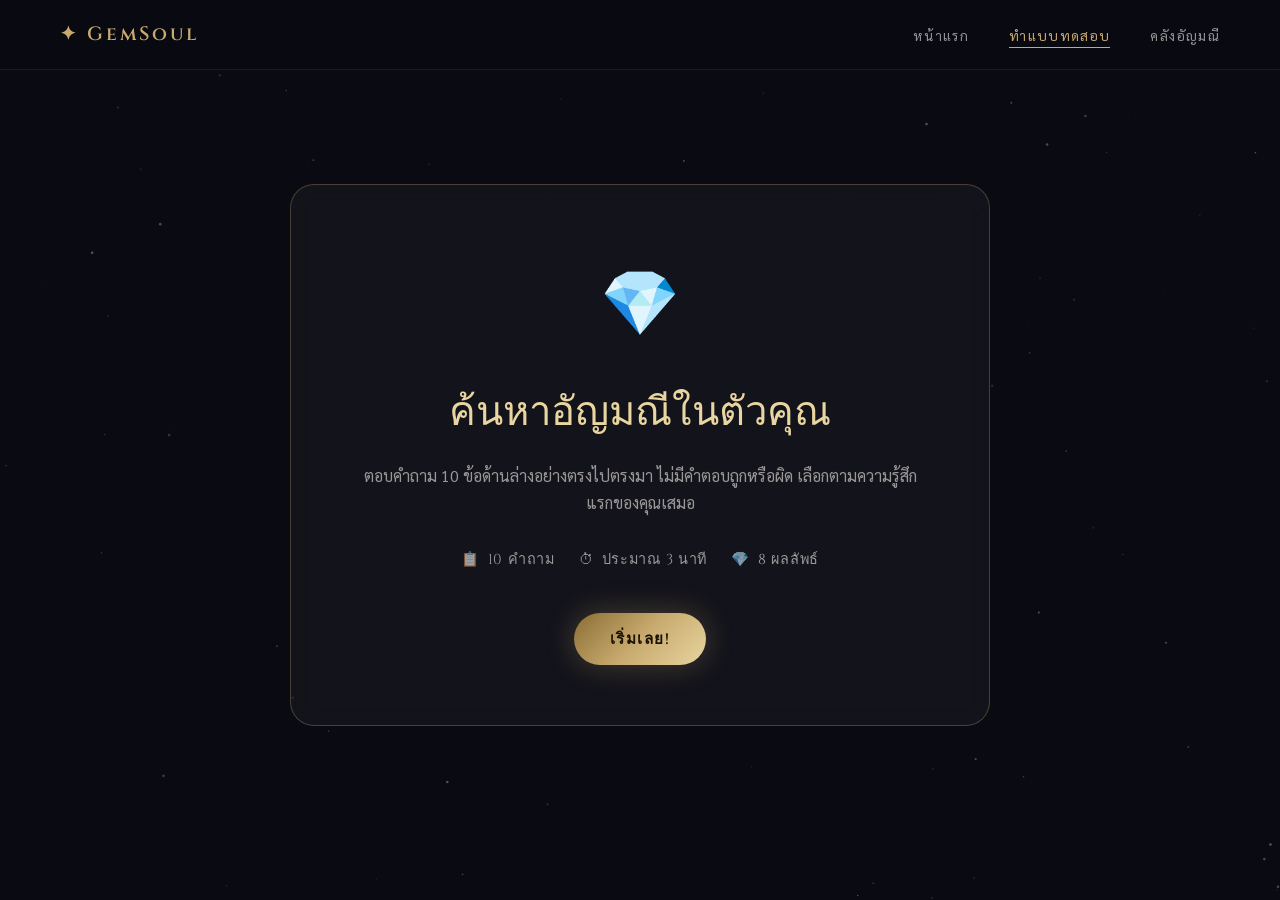
<file: quiz.html>
<!DOCTYPE html>
<html lang="th">
<head>
  <meta charset="UTF-8" />
  <meta name="viewport" content="width=device-width, initial-scale=1.0"/>
  <title>แบบทดสอบ — GemSoul</title>
  <link rel="preconnect" href="https://fonts.googleapis.com">
  <link href="https://fonts.googleapis.com/css2?family=Cormorant+Garamond:ital,wght@0,300;0,400;0,600;1,300;1,400&family=Cinzel:wght@400;600&family=Sarabun:wght@300;400;500&display=swap" rel="stylesheet">
  <link rel="stylesheet" href="css/style.css">
</head>
<body class="quiz-page">

  <canvas id="starfield"></canvas>

  <nav class="navbar">
    <div class="nav-logo">✦ GemSoul</div>
    <ul class="nav-links">
      <li><a href="index.html">หน้าแรก</a></li>
      <li><a href="quiz.html" class="active">ทำแบบทดสอบ</a></li>
      <li><a href="gems.html">คลังอัญมณี</a></li>
    </ul>
    <button class="nav-toggle" onclick="toggleNav()">☰</button>
  </nav>

  <main class="quiz-wrapper">

    <!-- Intro Screen -->
    <div id="screen-intro" class="quiz-screen active">
      <div class="quiz-intro-card">
        <div class="quiz-gem-anim">💎</div>
        <h1>ค้นหาอัญมณีในตัวคุณ</h1>
        <p>ตอบคำถาม 10 ข้อด้านล่างอย่างตรงไปตรงมา ไม่มีคำตอบถูกหรือผิด เลือกตามความรู้สึกแรกของคุณเสมอ</p>
        <div class="intro-rules">
          <div class="rule"><span>📋</span> 10 คำถาม</div>
          <div class="rule"><span>⏱</span> ประมาณ 3 นาที</div>
          <div class="rule"><span>💎</span> 8 ผลลัพธ์</div>
        </div>
        <button class="btn-primary" onclick="startQuiz()">
          <span>เริ่มเลย!</span>
          <div class="btn-shine"></div>
        </button>
      </div>
    </div>

    <!-- Quiz Screen -->
    <div id="screen-quiz" class="quiz-screen">
      <div class="quiz-progress-bar">
        <div class="quiz-progress-fill" id="progressFill"></div>
      </div>
      <div class="quiz-progress-text">
        <span id="questionNum">1</span> / 10
      </div>

      <div class="question-card" id="questionCard">
        <div class="question-tag">คำถามที่ <span id="qTag">1</span></div>
        <h2 id="questionText" class="question-text"></h2>
        <div class="options-grid" id="optionsGrid"></div>
      </div>
    </div>

    <!-- Result Screen -->
    <div id="screen-result" class="quiz-screen">
      <div class="result-card" id="resultCard">
        <p class="result-eyebrow">✦ คุณคืออัญมณีแห่ง ✦</p>
        <div class="result-gem-display" id="resultGemEmoji"></div>
        <h1 class="result-gem-name" id="resultGemName"></h1>
        <p class="result-gem-latin" id="resultGemLatin"></p>
        <div class="result-divider">✦ ✦ ✦</div>
        <p class="result-desc" id="resultDesc"></p>
        <div class="result-traits" id="resultTraits"></div>
        <div class="result-actions">
          <button class="btn-primary" onclick="retakeQuiz()">
            <span>ทำใหม่อีกครั้ง</span>
            <div class="btn-shine"></div>
          </button>
          <a class="btn-ghost" id="resultLearnMore" href="#">เรียนรู้เพิ่มเติม →</a>
        </div>
      </div>
    </div>

  </main>

  <script src="js/starfield.js"></script>
  <script src="js/nav.js"></script>
  <script src="js/quiz.js"></script>
</body>
</html>
</file>
<file: css/style.css>
/* ======================================
   GemSoul — Main Stylesheet
   ====================================== */

@import url('https://fonts.googleapis.com/css2?family=Cormorant+Garamond:ital,wght@0,300;0,400;0,600;1,300;1,400&family=Cinzel:wght@400;600&family=Sarabun:wght@300;400;500&display=swap');

:root {
  --bg-deep: #0a0a12;
  --bg-mid: #0f0f1e;
  --bg-card: rgba(255,255,255,0.04);
  --bg-card-hover: rgba(255,255,255,0.07);
  --border: rgba(255,255,255,0.08);
  --border-glow: rgba(200,170,110,0.3);

  --gold: #c8aa6e;
  --gold-light: #e8d5a0;
  --gold-dark: #8a6d35;
  --white: #f5f0eb;
  --white-dim: rgba(245,240,235,0.6);
  --white-faint: rgba(245,240,235,0.25);

  --ruby: #e74c3c;
  --sapphire: #2980b9;
  --emerald: #27ae60;
  --amethyst: #8e44ad;
  --diamond: #ecf0f1;
  --citrine: #f39c12;
  --obsidian: #2d3436;
  --moonstone: #a29bfe;

  --ff-display: 'Cinzel', serif;
  --ff-body: 'Cormorant Garamond', serif;
  --ff-ui: 'Sarabun', sans-serif;

  --nav-h: 70px;
  --radius: 16px;
  --transition: 0.3s cubic-bezier(0.4, 0, 0.2, 1);
}

/* Reset */
*, *::before, *::after { box-sizing: border-box; margin: 0; padding: 0; }
html { scroll-behavior: smooth; }
body {
  background: var(--bg-deep);
  color: var(--white);
  font-family: var(--ff-ui);
  font-size: 16px;
  line-height: 1.7;
  min-height: 100vh;
  overflow-x: hidden;
}
a { color: inherit; text-decoration: none; }
img { max-width: 100%; }

/* Starfield Canvas */
#starfield {
  position: fixed;
  inset: 0;
  z-index: 0;
  pointer-events: none;
  opacity: 0.6;
}

/* ======================================
   NAVBAR
   ====================================== */
.navbar {
  position: fixed;
  top: 0; left: 0; right: 0;
  z-index: 100;
  height: var(--nav-h);
  display: flex;
  align-items: center;
  justify-content: space-between;
  padding: 0 clamp(20px, 5vw, 60px);
  background: rgba(10,10,18,0.85);
  backdrop-filter: blur(20px);
  border-bottom: 1px solid var(--border);
}

.nav-logo {
  font-family: var(--ff-display);
  font-size: 1.2rem;
  color: var(--gold);
  letter-spacing: 0.15em;
  font-weight: 600;
}

.nav-links {
  display: flex;
  list-style: none;
  gap: 2.5rem;
}

.nav-links a {
  font-family: var(--ff-ui);
  font-size: 0.85rem;
  letter-spacing: 0.1em;
  color: var(--white-dim);
  transition: color var(--transition);
  position: relative;
  padding-bottom: 4px;
}
.nav-links a::after {
  content: '';
  position: absolute;
  bottom: 0; left: 0;
  width: 0; height: 1px;
  background: var(--gold);
  transition: width var(--transition);
}
.nav-links a:hover,
.nav-links a.active {
  color: var(--gold);
}
.nav-links a:hover::after,
.nav-links a.active::after { width: 100%; }

.nav-toggle {
  display: none;
  background: none;
  border: none;
  color: var(--gold);
  font-size: 1.4rem;
  cursor: pointer;
}

/* ======================================
   BUTTONS
   ====================================== */
.btn-primary {
  display: inline-flex;
  align-items: center;
  gap: 8px;
  position: relative;
  overflow: hidden;
  padding: 14px 36px;
  background: linear-gradient(135deg, var(--gold-dark), var(--gold), var(--gold-light));
  border: none;
  border-radius: 50px;
  color: #1a1200;
  font-family: var(--ff-display);
  font-size: 0.95rem;
  font-weight: 600;
  letter-spacing: 0.1em;
  cursor: pointer;
  transition: transform var(--transition), box-shadow var(--transition);
  box-shadow: 0 0 30px rgba(200,170,110,0.3);
}
.btn-primary:hover {
  transform: translateY(-2px);
  box-shadow: 0 0 50px rgba(200,170,110,0.5);
}
.btn-shine {
  position: absolute;
  top: 0; left: -100%;
  width: 60%;
  height: 100%;
  background: linear-gradient(90deg, transparent, rgba(255,255,255,0.3), transparent);
  animation: shine 3s infinite;
}
@keyframes shine {
  0% { left: -100%; }
  30%, 100% { left: 150%; }
}

.btn-ghost {
  display: inline-block;
  padding: 13px 32px;
  border: 1px solid var(--border-glow);
  border-radius: 50px;
  color: var(--gold-light);
  font-family: var(--ff-ui);
  font-size: 0.9rem;
  letter-spacing: 0.05em;
  transition: all var(--transition);
  cursor: pointer;
  background: transparent;
}
.btn-ghost:hover {
  background: rgba(200,170,110,0.08);
  border-color: var(--gold);
}

/* ======================================
   HOME — HERO
   ====================================== */
.hero {
  position: relative;
  z-index: 1;
  min-height: 100vh;
  display: grid;
  grid-template-columns: 1fr 1fr;
  align-items: center;
  gap: 60px;
  padding: calc(var(--nav-h) + 60px) clamp(20px, 8vw, 100px) 80px;
  max-width: 1400px;
  margin: 0 auto;
}

.hero-content {
  animation: fadeUp 1s ease forwards;
}
.hero-eyebrow {
  font-family: var(--ff-display);
  font-size: 0.75rem;
  letter-spacing: 0.3em;
  color: var(--gold);
  margin-bottom: 1.5rem;
}
.hero-title {
  font-family: var(--ff-body);
  font-size: clamp(3rem, 7vw, 6rem);
  font-weight: 300;
  line-height: 1.1;
  color: var(--white);
  margin-bottom: 1.5rem;
}
.hero-title em {
  color: var(--gold-light);
  font-style: italic;
}
.hero-desc {
  font-size: 1.05rem;
  color: var(--white-dim);
  margin-bottom: 2.5rem;
  line-height: 1.8;
  font-family: var(--ff-ui);
  font-weight: 300;
}
.hero-content .btn-primary { margin-right: 16px; margin-bottom: 16px; }

/* Gem Ring */
.hero-gem-ring {
  position: relative;
  width: min(500px, 90vw);
  height: min(500px, 90vw);
  margin: auto;
  animation: fadeUp 1.2s 0.2s ease both;
}
.center-gem {
  position: absolute;
  top: 50%; left: 50%;
  transform: translate(-50%, -50%);
  font-size: clamp(3rem, 8vw, 5rem);
  animation: float 4s ease-in-out infinite;
  filter: drop-shadow(0 0 40px rgba(200,170,110,0.6));
}
.orbit {
  position: absolute;
  top: 50%; left: 50%;
  border: 1px solid var(--border);
  border-radius: 50%;
  animation: spin linear infinite;
}
.orbit-1 { width: 200px; height: 200px; margin: -100px 0 0 -100px; animation-duration: 10s; }
.orbit-2 { width: 280px; height: 280px; margin: -140px 0 0 -140px; animation-duration: 14s; animation-direction: reverse; }
.orbit-3 { width: 360px; height: 360px; margin: -180px 0 0 -180px; animation-duration: 20s; }
.orbit-4 { width: 440px; height: 440px; margin: -220px 0 0 -220px; animation-duration: 28s; animation-direction: reverse; }
.orb {
  position: absolute;
  top: -8px; left: 50%;
  width: 16px; height: 16px;
  border-radius: 50%;
  margin-left: -8px;
}
.orb-ruby { background: var(--ruby); box-shadow: 0 0 12px var(--ruby); }
.orb-sapphire { background: var(--sapphire); box-shadow: 0 0 12px var(--sapphire); }
.orb-emerald { background: var(--emerald); box-shadow: 0 0 12px var(--emerald); }
.orb-amethyst { background: var(--amethyst); box-shadow: 0 0 12px var(--amethyst); }

@keyframes spin {
  from { transform: rotate(0deg); }
  to { transform: rotate(360deg); }
}
@keyframes float {
  0%, 100% { transform: translate(-50%, -50%) translateY(0); }
  50% { transform: translate(-50%, -50%) translateY(-15px); }
}
@keyframes fadeUp {
  from { opacity: 0; transform: translateY(30px); }
  to { opacity: 1; transform: translateY(0); }
}

/* ======================================
   HOW SECTION
   ====================================== */
.how-section {
  position: relative;
  z-index: 1;
  padding: 100px clamp(20px, 8vw, 100px);
  background: linear-gradient(180deg, transparent, rgba(200,170,110,0.03), transparent);
}
.section-header {
  text-align: center;
  margin-bottom: 60px;
}
.section-label {
  font-family: var(--ff-display);
  font-size: 0.75rem;
  letter-spacing: 0.3em;
  color: var(--gold);
  margin-bottom: 1rem;
}
.section-header h2 {
  font-family: var(--ff-body);
  font-size: clamp(2rem, 4vw, 3rem);
  font-weight: 300;
}

.steps-grid {
  display: grid;
  grid-template-columns: repeat(auto-fit, minmax(260px, 1fr));
  gap: 30px;
  max-width: 1200px;
  margin: 0 auto;
}
.step-card {
  background: var(--bg-card);
  border: 1px solid var(--border);
  border-radius: var(--radius);
  padding: 40px 32px;
  text-align: center;
  transition: all var(--transition);
  position: relative;
  overflow: hidden;
}
.step-card::before {
  content: '';
  position: absolute;
  inset: 0;
  background: linear-gradient(135deg, rgba(200,170,110,0.05), transparent);
  opacity: 0;
  transition: opacity var(--transition);
}
.step-card:hover {
  border-color: var(--border-glow);
  transform: translateY(-4px);
}
.step-card:hover::before { opacity: 1; }
.step-num {
  font-family: var(--ff-display);
  font-size: 3rem;
  font-weight: 600;
  color: var(--border-glow);
  line-height: 1;
  margin-bottom: 16px;
}
.step-icon { font-size: 2rem; margin-bottom: 16px; }
.step-card h3 {
  font-family: var(--ff-body);
  font-size: 1.4rem;
  margin-bottom: 12px;
  color: var(--gold-light);
}
.step-card p { color: var(--white-dim); font-size: 0.95rem; }

/* ======================================
   GEM PREVIEW GRID (Homepage)
   ====================================== */
.preview-section {
  position: relative;
  z-index: 1;
  padding: 80px clamp(20px, 8vw, 100px);
}
.gems-preview-grid {
  display: grid;
  grid-template-columns: repeat(4, 1fr);
  gap: 20px;
  max-width: 1000px;
  margin: 0 auto 48px;
}
.gem-preview-card {
  background: var(--bg-card);
  border: 1px solid var(--border);
  border-radius: var(--radius);
  padding: 28px 20px;
  text-align: center;
  transition: all var(--transition);
  display: block;
}
.gem-preview-card:hover {
  border-color: var(--glow);
  box-shadow: 0 0 30px color-mix(in srgb, var(--glow) 20%, transparent);
  transform: translateY(-4px);
}
.gem-emoji { font-size: 2.5rem; margin-bottom: 12px; }
.gem-preview-card h4 {
  font-family: var(--ff-body);
  font-size: 1.2rem;
  color: var(--white);
  margin-bottom: 4px;
}
.gem-preview-card p {
  font-size: 0.8rem;
  letter-spacing: 0.1em;
  color: var(--white-dim);
  margin-bottom: 10px;
}
.gem-trait {
  display: inline-block;
  font-size: 0.75rem;
  padding: 4px 12px;
  border-radius: 20px;
  background: rgba(255,255,255,0.06);
  border: 1px solid var(--border);
  color: var(--white-dim);
}
.preview-cta { text-align: center; }

/* ======================================
   QUIZ PAGE
   ====================================== */
.quiz-wrapper {
  position: relative;
  z-index: 1;
  min-height: 100vh;
  padding: var(--nav-h) 20px 60px;
  display: flex;
  align-items: center;
  justify-content: center;
}
.quiz-screen {
  display: none;
  width: 100%;
  max-width: 700px;
  animation: fadeUp 0.5s ease forwards;
}
.quiz-screen.active { display: block; }

/* Intro */
.quiz-intro-card {
  background: var(--bg-card);
  border: 1px solid var(--border-glow);
  border-radius: 24px;
  padding: clamp(40px, 6vw, 60px);
  text-align: center;
  backdrop-filter: blur(10px);
}
.quiz-gem-anim {
  font-size: 4rem;
  margin-bottom: 24px;
  animation: float 3s ease-in-out infinite;
  display: block;
}
.quiz-intro-card h1 {
  font-family: var(--ff-body);
  font-size: 2.5rem;
  font-weight: 300;
  margin-bottom: 16px;
  color: var(--gold-light);
}
.quiz-intro-card p {
  color: var(--white-dim);
  margin-bottom: 32px;
  font-size: 1rem;
}
.intro-rules {
  display: flex;
  gap: 24px;
  justify-content: center;
  margin-bottom: 40px;
  flex-wrap: wrap;
}
.rule {
  display: flex;
  align-items: center;
  gap: 8px;
  font-size: 0.9rem;
  color: var(--white-dim);
  font-family: var(--ff-display);
  letter-spacing: 0.05em;
}

/* Progress */
.quiz-progress-bar {
  height: 3px;
  background: var(--border);
  border-radius: 2px;
  margin-bottom: 12px;
  overflow: hidden;
}
.quiz-progress-fill {
  height: 100%;
  background: linear-gradient(90deg, var(--gold-dark), var(--gold));
  border-radius: 2px;
  transition: width 0.5s ease;
  width: 10%;
}
.quiz-progress-text {
  text-align: right;
  font-family: var(--ff-display);
  font-size: 0.8rem;
  letter-spacing: 0.1em;
  color: var(--gold);
  margin-bottom: 32px;
}

/* Question Card */
.question-card {
  background: var(--bg-card);
  border: 1px solid var(--border);
  border-radius: 24px;
  padding: clamp(32px, 5vw, 50px);
  backdrop-filter: blur(10px);
}
.question-tag {
  font-family: var(--ff-display);
  font-size: 0.75rem;
  letter-spacing: 0.2em;
  color: var(--gold);
  margin-bottom: 20px;
}
.question-text {
  font-family: var(--ff-body);
  font-size: clamp(1.3rem, 3vw, 1.9rem);
  font-weight: 300;
  line-height: 1.4;
  color: var(--white);
  margin-bottom: 36px;
}
.options-grid {
  display: grid;
  gap: 12px;
}
.option-btn {
  display: block;
  width: 100%;
  text-align: left;
  padding: 16px 22px;
  background: rgba(255,255,255,0.03);
  border: 1px solid var(--border);
  border-radius: 12px;
  color: var(--white-dim);
  font-family: var(--ff-ui);
  font-size: 0.95rem;
  cursor: pointer;
  transition: all var(--transition);
  position: relative;
  overflow: hidden;
}
.option-btn::before {
  content: '';
  position: absolute;
  left: 0; top: 0; bottom: 0;
  width: 3px;
  background: var(--gold);
  transform: scaleY(0);
  transition: transform var(--transition);
}
.option-btn:hover {
  background: var(--bg-card-hover);
  border-color: var(--border-glow);
  color: var(--white);
  transform: translateX(4px);
}
.option-btn:hover::before { transform: scaleY(1); }
.option-btn.selected {
  background: rgba(200,170,110,0.12);
  border-color: var(--gold);
  color: var(--gold-light);
}
.option-btn.selected::before { transform: scaleY(1); }

/* Result */
.result-card {
  background: var(--bg-card);
  border: 1px solid var(--border-glow);
  border-radius: 24px;
  padding: clamp(40px, 6vw, 70px);
  text-align: center;
  backdrop-filter: blur(10px);
  animation: resultReveal 0.8s ease forwards;
}
@keyframes resultReveal {
  from { opacity: 0; transform: scale(0.95); }
  to { opacity: 1; transform: scale(1); }
}
.result-eyebrow {
  font-family: var(--ff-display);
  font-size: 0.75rem;
  letter-spacing: 0.3em;
  color: var(--gold);
  margin-bottom: 24px;
}
.result-gem-display {
  font-size: 5rem;
  margin-bottom: 20px;
  animation: float 3s ease-in-out infinite;
  filter: drop-shadow(0 0 30px rgba(200,170,110,0.4));
}
.result-gem-name {
  font-family: var(--ff-body);
  font-size: clamp(2.5rem, 6vw, 4rem);
  font-weight: 300;
  color: var(--gold-light);
  margin-bottom: 8px;
}
.result-gem-latin {
  font-family: var(--ff-body);
  font-style: italic;
  color: var(--white-dim);
  font-size: 1.1rem;
  margin-bottom: 24px;
}
.result-divider {
  font-family: var(--ff-display);
  letter-spacing: 0.5em;
  color: var(--gold);
  margin-bottom: 24px;
  font-size: 0.7rem;
}
.result-desc {
  color: var(--white-dim);
  font-size: 1.05rem;
  line-height: 1.8;
  max-width: 500px;
  margin: 0 auto 28px;
}
.result-traits {
  display: flex;
  gap: 10px;
  justify-content: center;
  flex-wrap: wrap;
  margin-bottom: 36px;
}
.result-trait-tag {
  padding: 6px 16px;
  border-radius: 20px;
  background: rgba(200,170,110,0.1);
  border: 1px solid var(--border-glow);
  font-size: 0.85rem;
  color: var(--gold-light);
  font-family: var(--ff-display);
  letter-spacing: 0.05em;
}
.result-actions {
  display: flex;
  gap: 16px;
  justify-content: center;
  flex-wrap: wrap;
}

/* ======================================
   GEMS PAGE — ENCYCLOPEDIA
   ====================================== */
.page-hero {
  position: relative;
  z-index: 1;
  text-align: center;
  padding: calc(var(--nav-h) + 80px) 20px 60px;
}
.page-hero h1 {
  font-family: var(--ff-body);
  font-size: clamp(2.5rem, 6vw, 5rem);
  font-weight: 300;
  margin-bottom: 16px;
  color: var(--gold-light);
}
.page-hero p {
  color: var(--white-dim);
  font-size: 1.05rem;
  margin-bottom: 28px;
}

.filter-bar {
  position: relative;
  z-index: 1;
  display: flex;
  gap: 10px;
  justify-content: center;
  flex-wrap: wrap;
  padding: 0 20px 48px;
}
.filter-btn {
  padding: 9px 22px;
  border-radius: 30px;
  border: 1px solid var(--border);
  background: transparent;
  color: var(--white-dim);
  font-family: var(--ff-ui);
  font-size: 0.85rem;
  cursor: pointer;
  transition: all var(--transition);
}
.filter-btn:hover { border-color: var(--border-glow); color: var(--gold-light); }
.filter-btn.active {
  background: linear-gradient(135deg, var(--gold-dark), var(--gold));
  border-color: var(--gold);
  color: #1a1200;
}

.gems-encyclopedia {
  position: relative;
  z-index: 1;
  padding: 0 clamp(20px, 5vw, 80px) 80px;
  display: flex;
  flex-direction: column;
  gap: 80px;
  max-width: 1300px;
  margin: 0 auto;
}

.gem-article {
  display: grid;
  grid-template-columns: 300px 1fr;
  gap: 50px;
  align-items: start;
  padding: 50px;
  background: var(--bg-card);
  border: 1px solid var(--border);
  border-radius: 24px;
  transition: border-color var(--transition);
}
.gem-article:hover { border-color: var(--border-glow); }
.gem-article:nth-child(even) {
  grid-template-columns: 1fr 300px;
}
.gem-article:nth-child(even) .gem-art { order: 2; }
.gem-article:nth-child(even) .gem-info { order: 1; }

.gem-art {
  position: relative;
  aspect-ratio: 1;
  border-radius: 20px;
  background: radial-gradient(circle at 50% 40%, var(--c1), var(--bg-deep));
  display: flex;
  align-items: center;
  justify-content: center;
  overflow: hidden;
}
.gem-crystal {
  font-size: 4.5rem;
  position: relative;
  z-index: 2;
  animation: float 4s ease-in-out infinite;
  filter: drop-shadow(0 0 30px var(--c2));
}
.gem-glow-ring {
  position: absolute;
  width: 180px; height: 180px;
  border-radius: 50%;
  border: 1px solid color-mix(in srgb, var(--c2) 30%, transparent);
  animation: pulse 3s ease-in-out infinite;
}
@keyframes pulse {
  0%, 100% { transform: scale(1); opacity: 0.6; }
  50% { transform: scale(1.15); opacity: 1; }
}

.gem-badges {
  display: flex;
  gap: 10px;
  margin-bottom: 16px;
  flex-wrap: wrap;
}
.badge-element, .badge-rarity {
  padding: 4px 14px;
  border-radius: 20px;
  font-size: 0.78rem;
  font-family: var(--ff-ui);
  letter-spacing: 0.05em;
}
.badge-element { background: rgba(200,170,110,0.1); border: 1px solid var(--border-glow); color: var(--gold-light); }
.badge-rarity { background: rgba(255,255,255,0.05); border: 1px solid var(--border); color: var(--white-dim); }

.gem-title {
  font-family: var(--ff-body);
  font-size: 2.2rem;
  font-weight: 300;
  color: var(--white);
  margin-bottom: 6px;
}
.gem-title em { color: var(--gold-light); font-style: italic; margin-left: 10px; font-size: 1.2rem; }
.gem-origin {
  font-size: 0.85rem;
  color: var(--white-faint);
  margin-bottom: 28px;
  letter-spacing: 0.05em;
}

.gem-desc-block h3 {
  font-family: var(--ff-display);
  font-size: 0.8rem;
  letter-spacing: 0.2em;
  color: var(--gold);
  margin-bottom: 8px;
  margin-top: 24px;
}
.gem-desc-block h3:first-child { margin-top: 0; }
.gem-desc-block p {
  color: var(--white-dim);
  font-size: 0.95rem;
  line-height: 1.8;
}
.gem-desc-block em { color: var(--gold-light); font-style: italic; }

.gem-facts {
  display: grid;
  grid-template-columns: repeat(2, 1fr);
  gap: 12px;
  margin-top: 28px;
  padding-top: 28px;
  border-top: 1px solid var(--border);
}
.fact {
  display: flex;
  flex-direction: column;
  gap: 3px;
}
.fact-label {
  font-size: 0.72rem;
  letter-spacing: 0.1em;
  color: var(--white-faint);
  font-family: var(--ff-display);
}
.fact-val {
  font-size: 0.95rem;
  color: var(--white);
  font-family: var(--ff-body);
}

.btn-gem-cta {
  display: inline-block;
  margin-top: 24px;
  padding: 12px 28px;
  border: 1px solid var(--border-glow);
  border-radius: 50px;
  color: var(--gold-light);
  font-size: 0.88rem;
  transition: all var(--transition);
}
.btn-gem-cta:hover {
  background: rgba(200,170,110,0.08);
  border-color: var(--gold);
}

.gems-cta-banner {
  position: relative;
  z-index: 1;
  text-align: center;
  padding: 80px 20px 100px;
}
.gems-cta-banner h2 {
  font-family: var(--ff-body);
  font-size: clamp(1.8rem, 4vw, 3rem);
  font-weight: 300;
  color: var(--gold-light);
  margin-bottom: 32px;
}

/* ======================================
   FOOTER
   ====================================== */
.footer {
  position: relative;
  z-index: 1;
  text-align: center;
  padding: 60px 20px 40px;
  border-top: 1px solid var(--border);
}
.footer-gem {
  font-family: var(--ff-display);
  font-size: 1.1rem;
  letter-spacing: 0.2em;
  color: var(--gold);
  margin-bottom: 10px;
}
.footer p {
  color: var(--white-dim);
  font-size: 0.9rem;
  margin-bottom: 20px;
}
.footer-links {
  display: flex;
  gap: 32px;
  justify-content: center;
  margin-bottom: 20px;
}
.footer-links a {
  color: var(--white-dim);
  font-size: 0.88rem;
  transition: color var(--transition);
}
.footer-links a:hover { color: var(--gold); }
.footer-copy {
  font-size: 0.8rem !important;
  color: var(--white-faint) !important;
}

/* ======================================
   MOBILE RESPONSIVE
   ====================================== */
@media (max-width: 900px) {
  .hero {
    grid-template-columns: 1fr;
    text-align: center;
    padding-top: calc(var(--nav-h) + 40px);
  }
  .hero-gem-ring { width: 280px; height: 280px; order: -1; }
  .orbit-3, .orbit-4 { display: none; }

  .gem-article,
  .gem-article:nth-child(even) {
    grid-template-columns: 1fr;
  }
  .gem-article .gem-art,
  .gem-article:nth-child(even) .gem-art { order: 0; max-width: 250px; margin: 0 auto; }
  .gem-article .gem-info,
  .gem-article:nth-child(even) .gem-info { order: 1; }

  .nav-links { display: none; flex-direction: column; gap: 0; }
  .nav-links.open {
    display: flex;
    position: absolute;
    top: var(--nav-h); left: 0; right: 0;
    background: rgba(10,10,18,0.97);
    border-bottom: 1px solid var(--border);
    padding: 20px;
    gap: 16px;
  }
  .nav-toggle { display: block; }
}
@media (max-width: 768px) {
  .gems-preview-grid { grid-template-columns: repeat(2, 1fr); }
}

/* Gem-specific glows on result */
.gem-ruby .result-card { border-color: rgba(231,76,60,0.4); }
.gem-sapphire .result-card { border-color: rgba(41,128,185,0.4); }
.gem-emerald .result-card { border-color: rgba(39,174,96,0.4); }
.gem-amethyst .result-card { border-color: rgba(142,68,173,0.4); }
.gem-diamond .result-card { border-color: rgba(200,200,210,0.4); }
.gem-citrine .result-card { border-color: rgba(243,156,18,0.4); }
.gem-obsidian .result-card { border-color: rgba(100,100,120,0.4); }
.gem-moonstone .result-card { border-color: rgba(162,155,254,0.4); }
</file>
